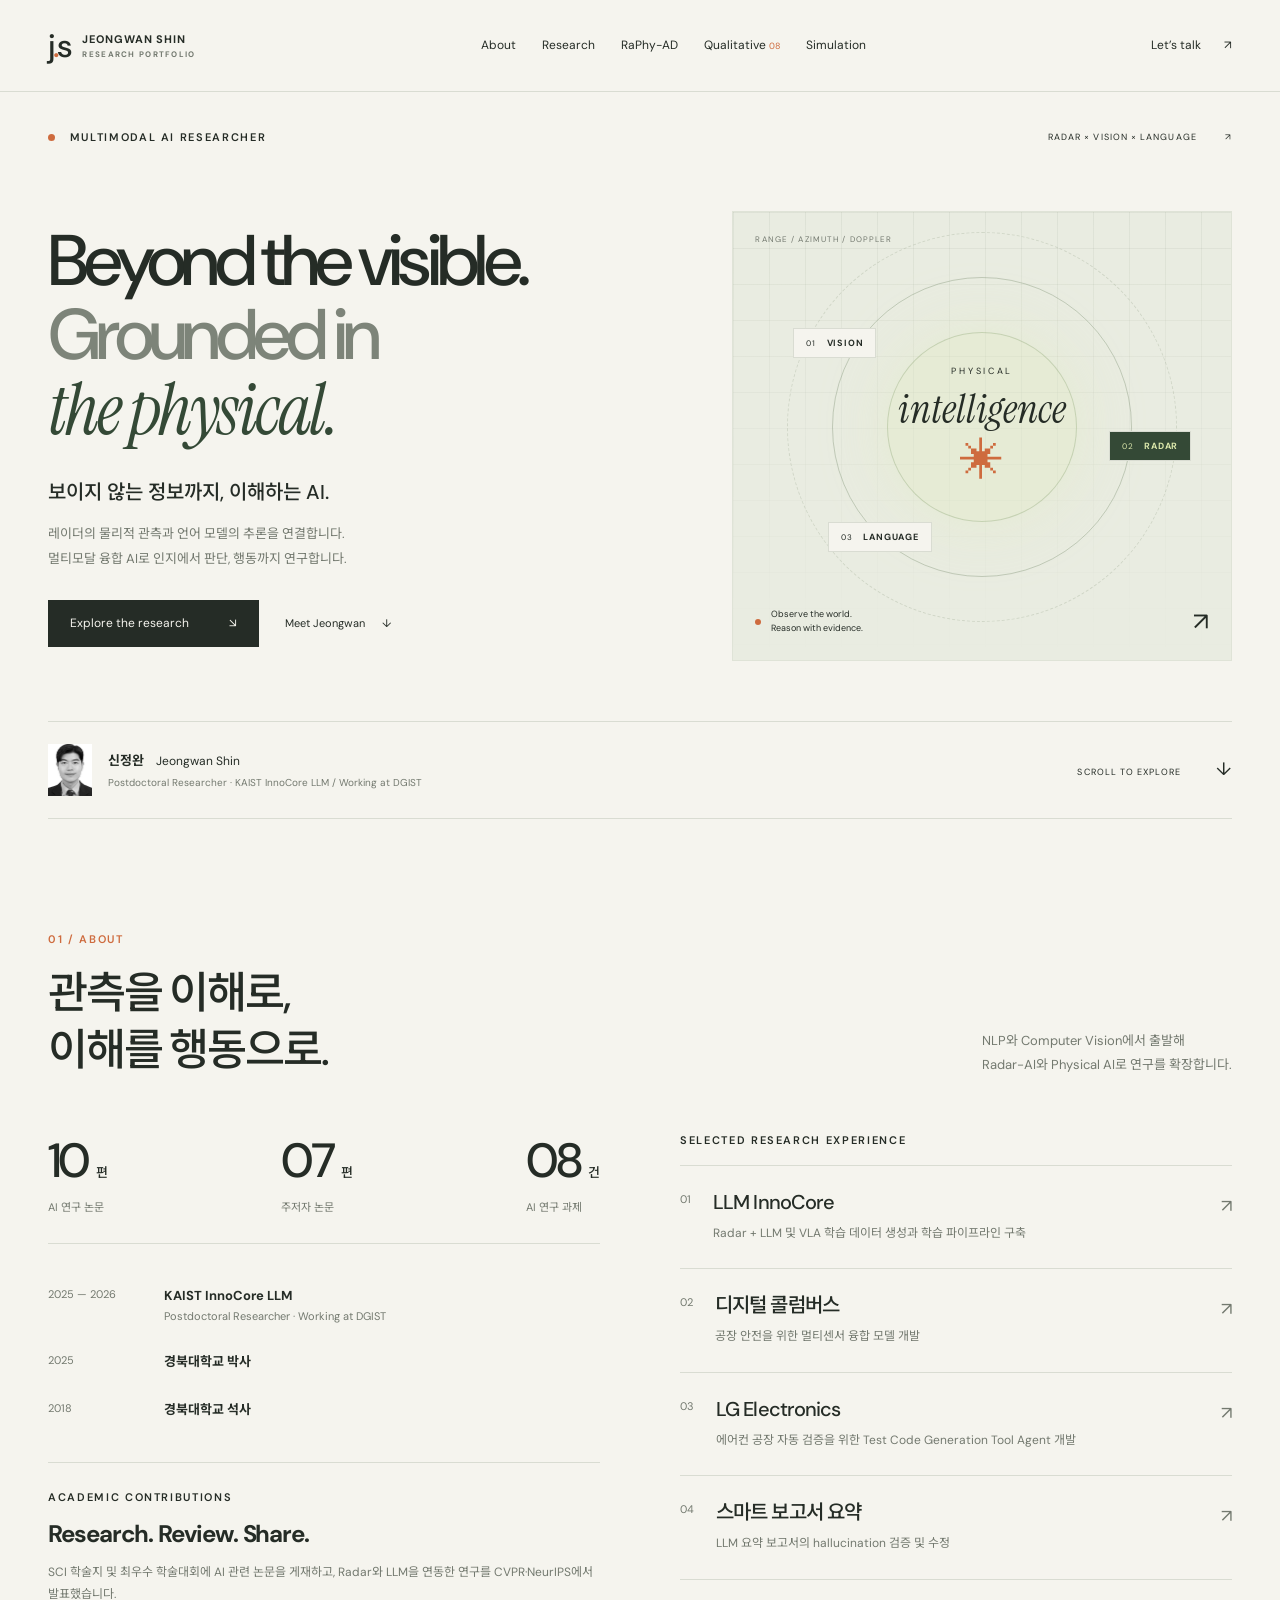
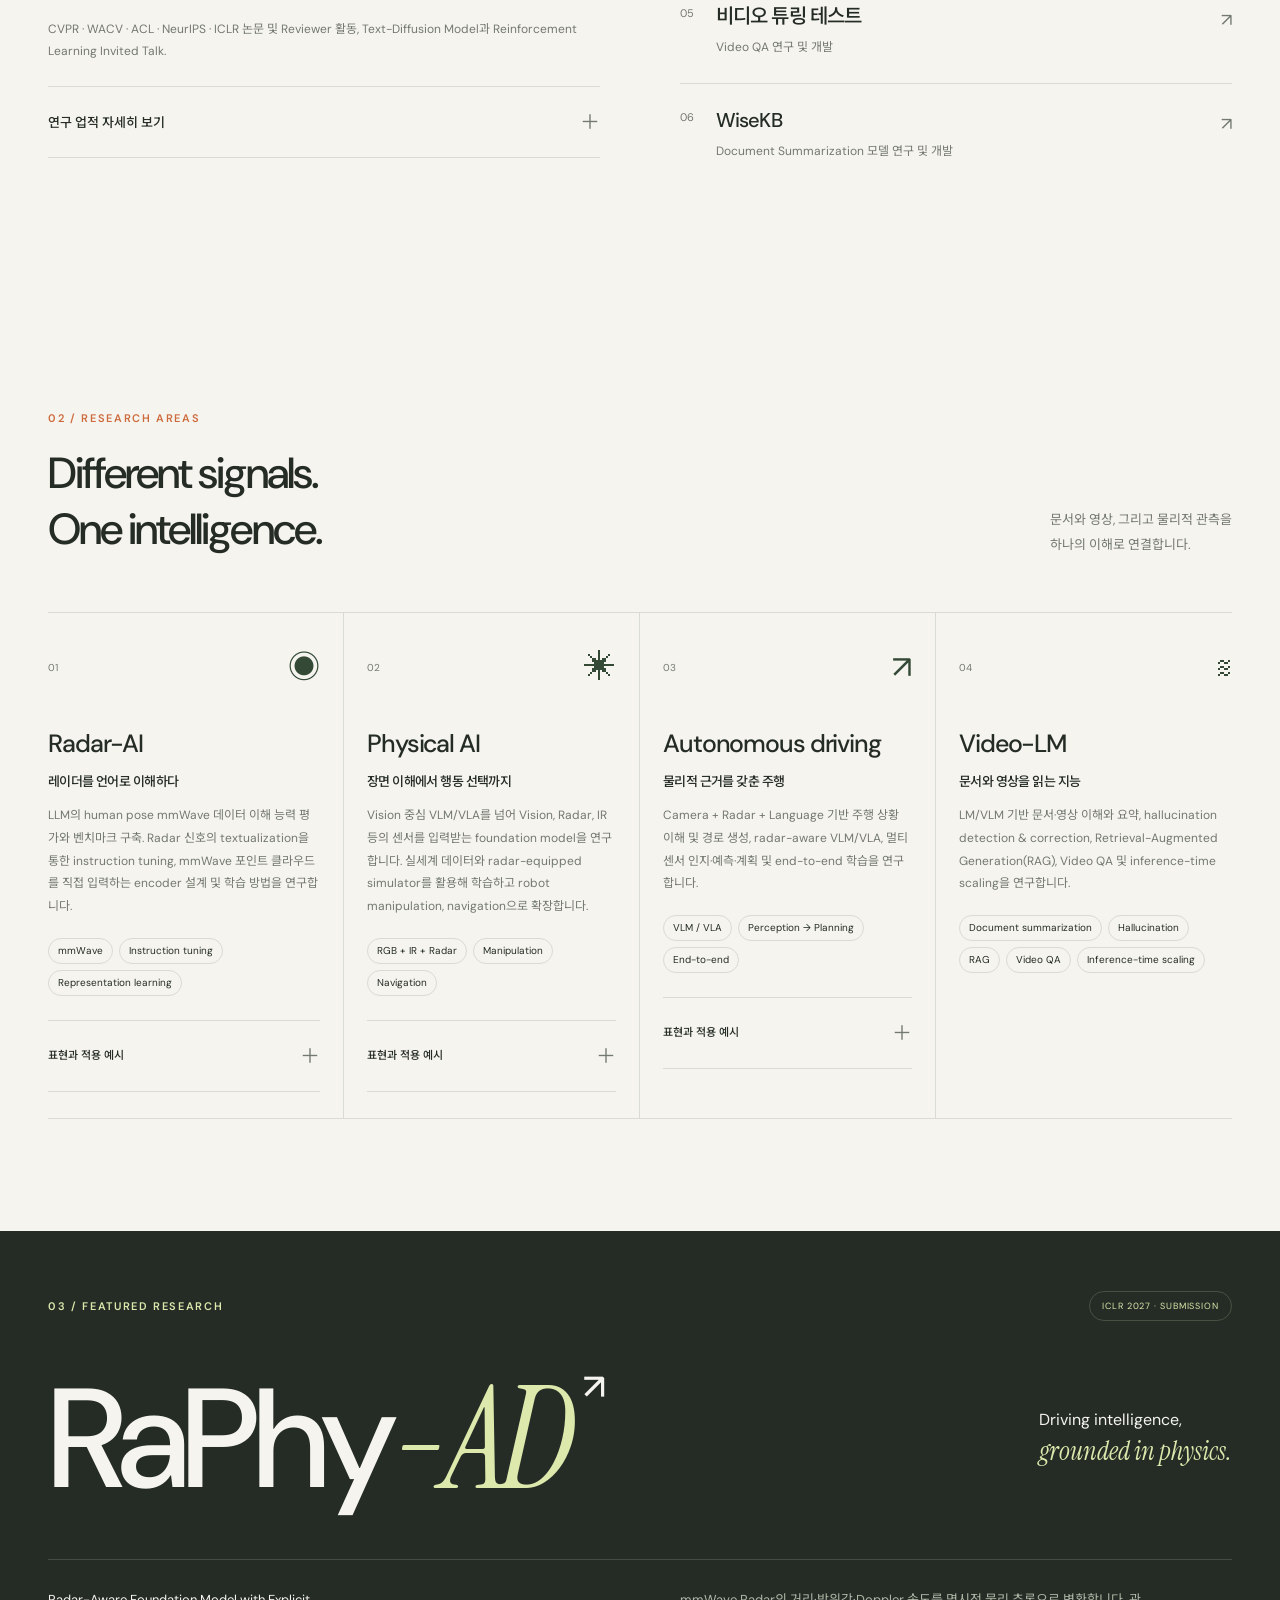
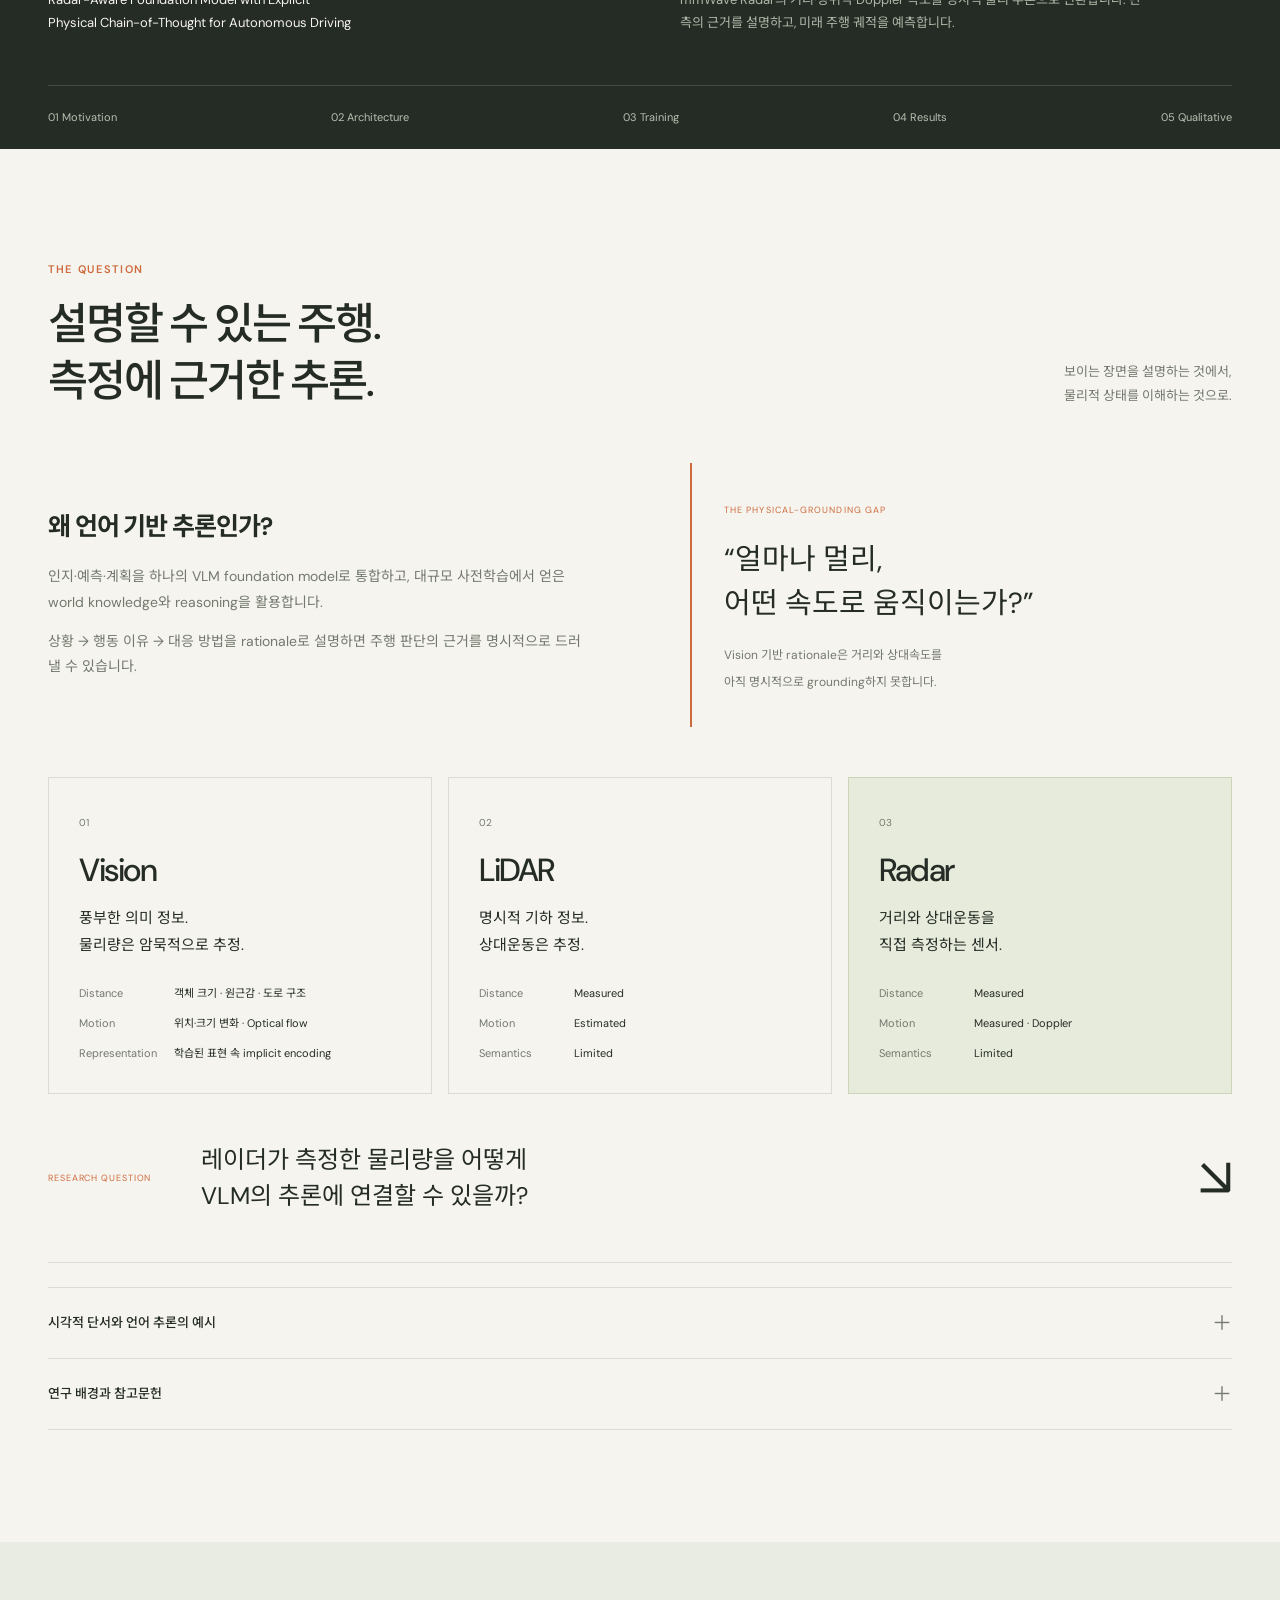
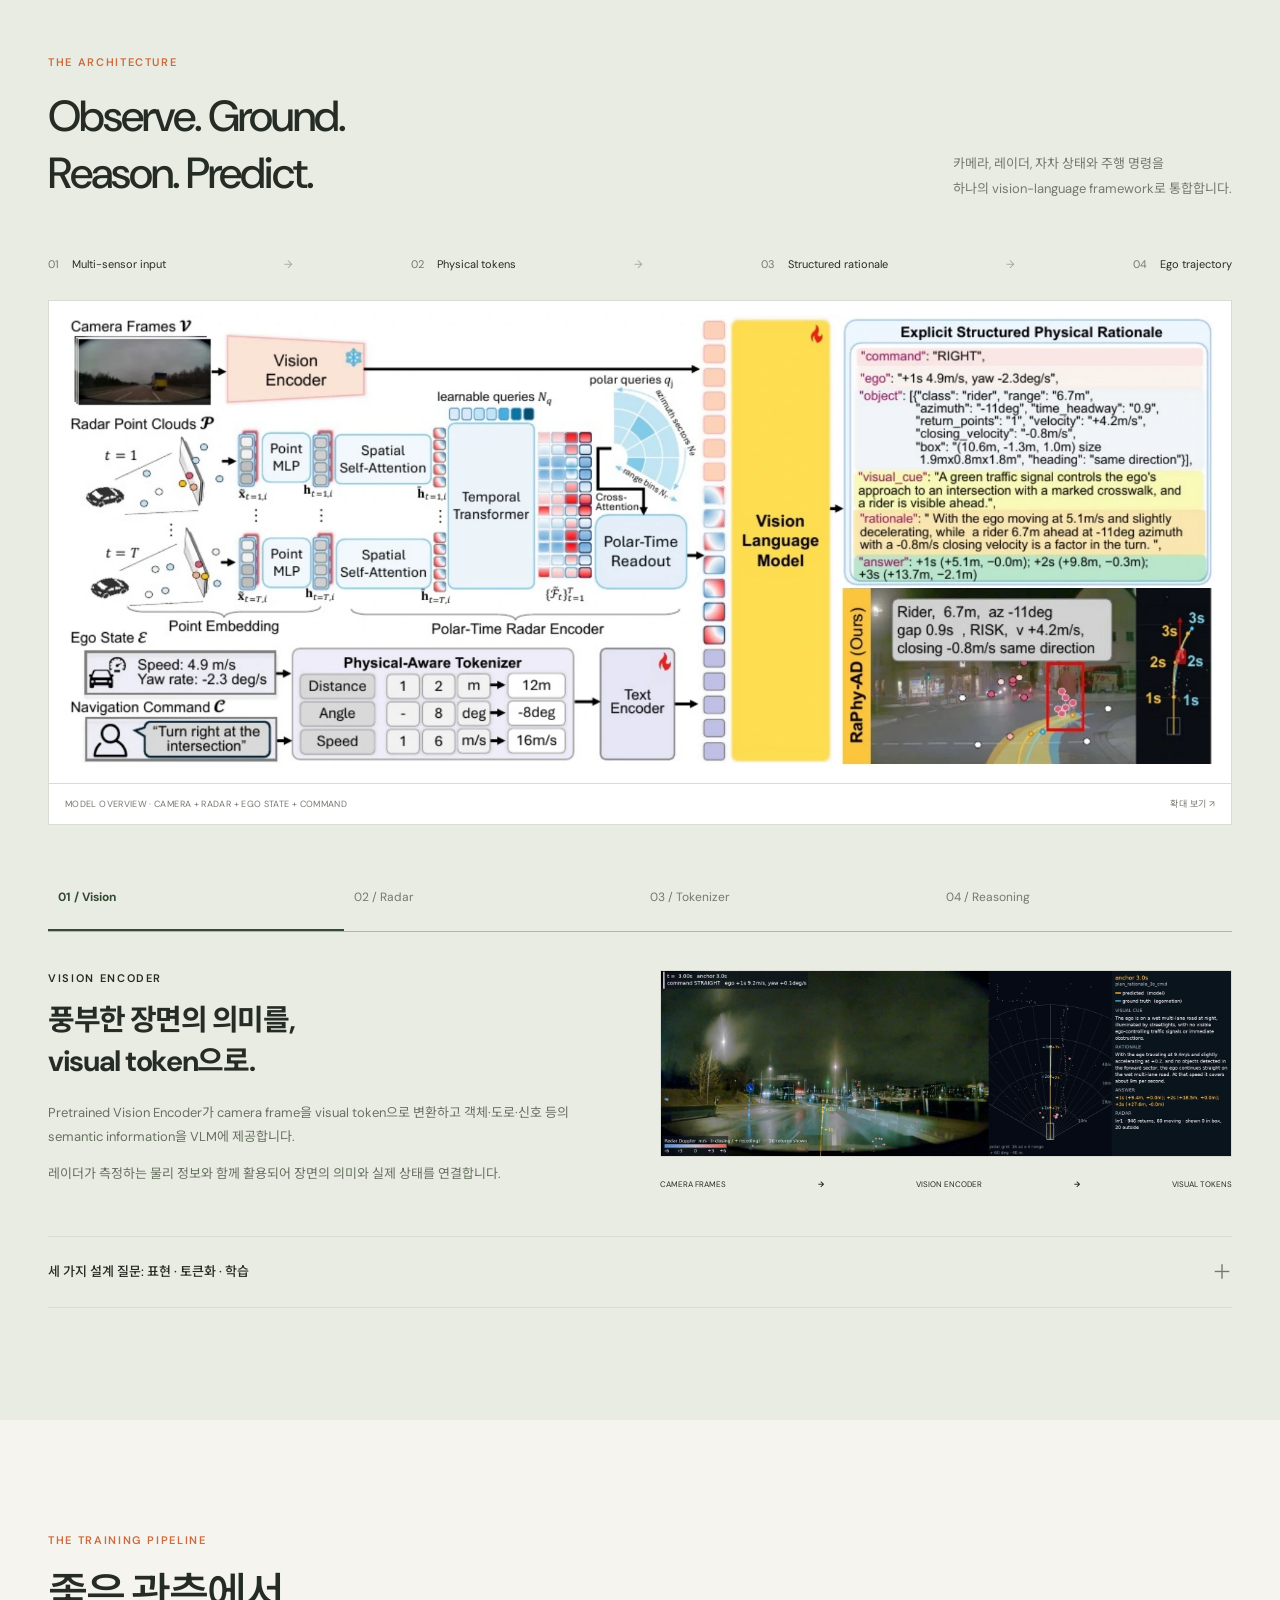
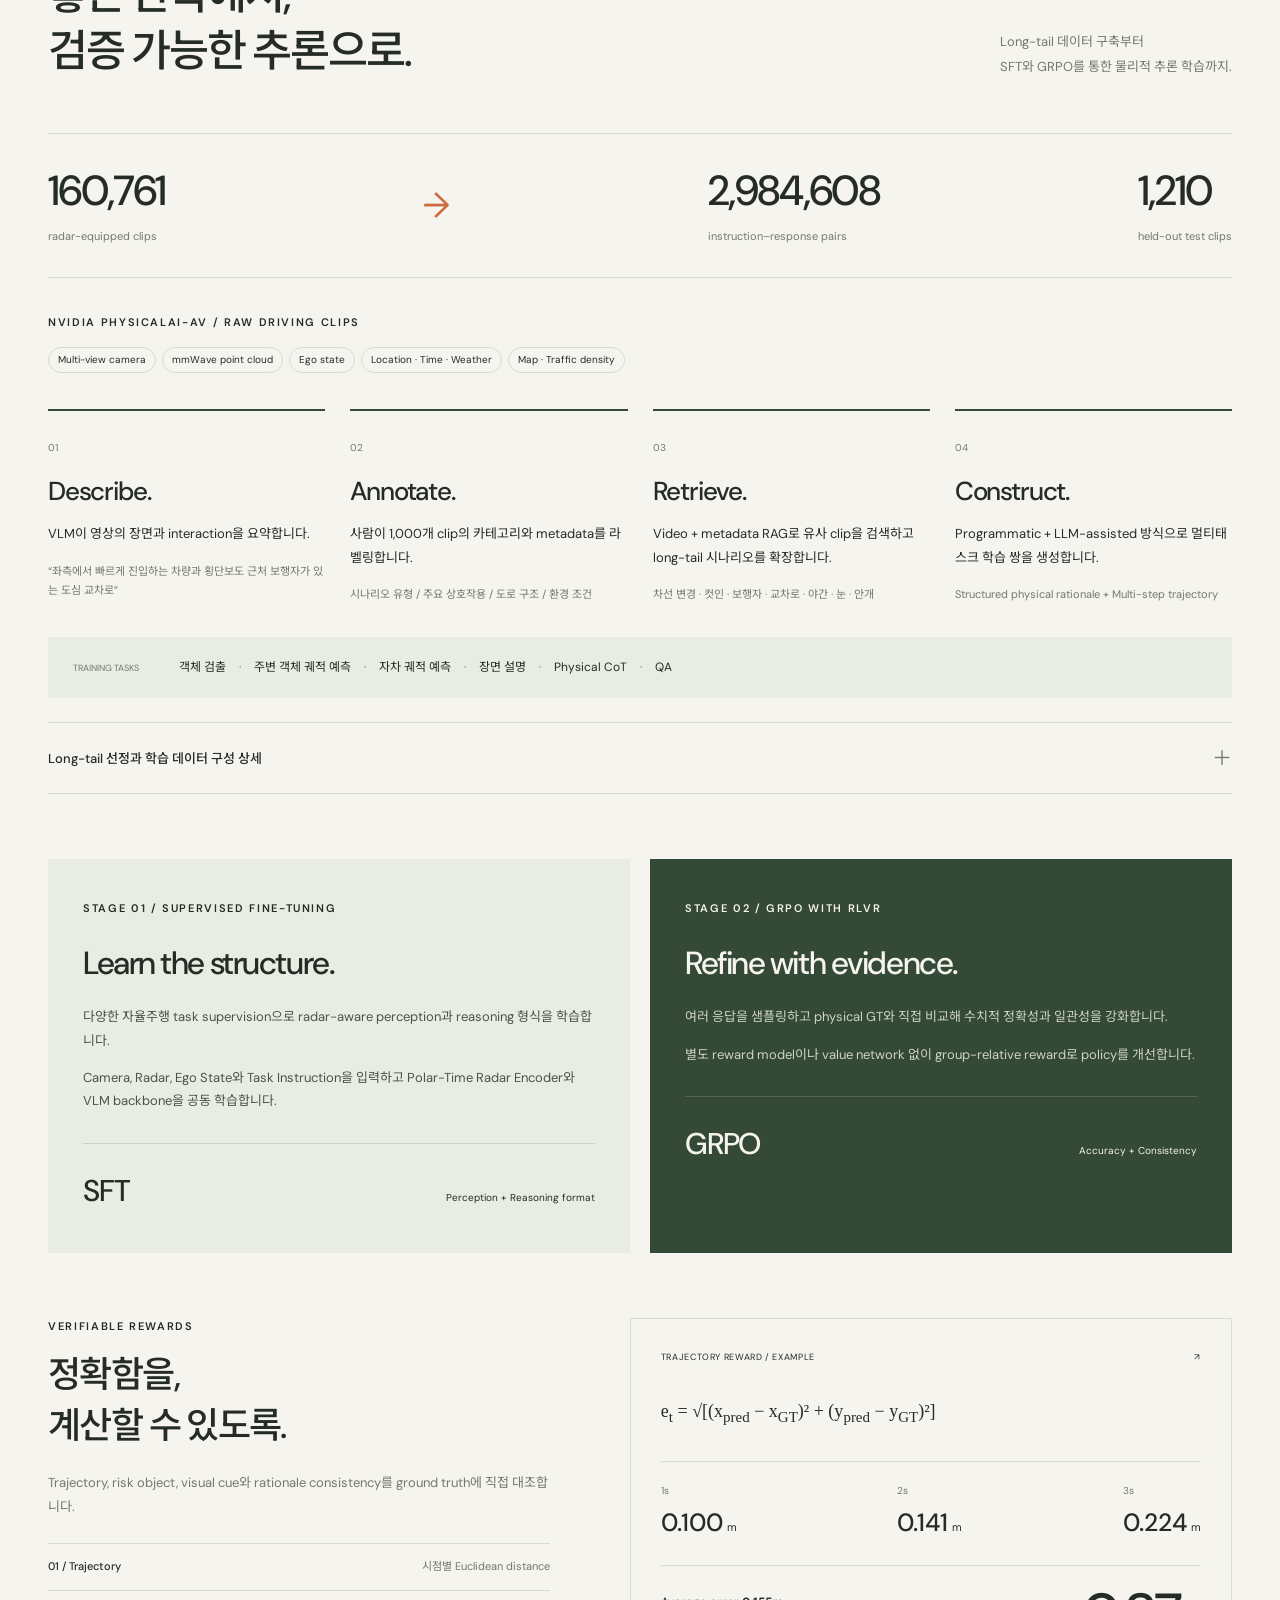
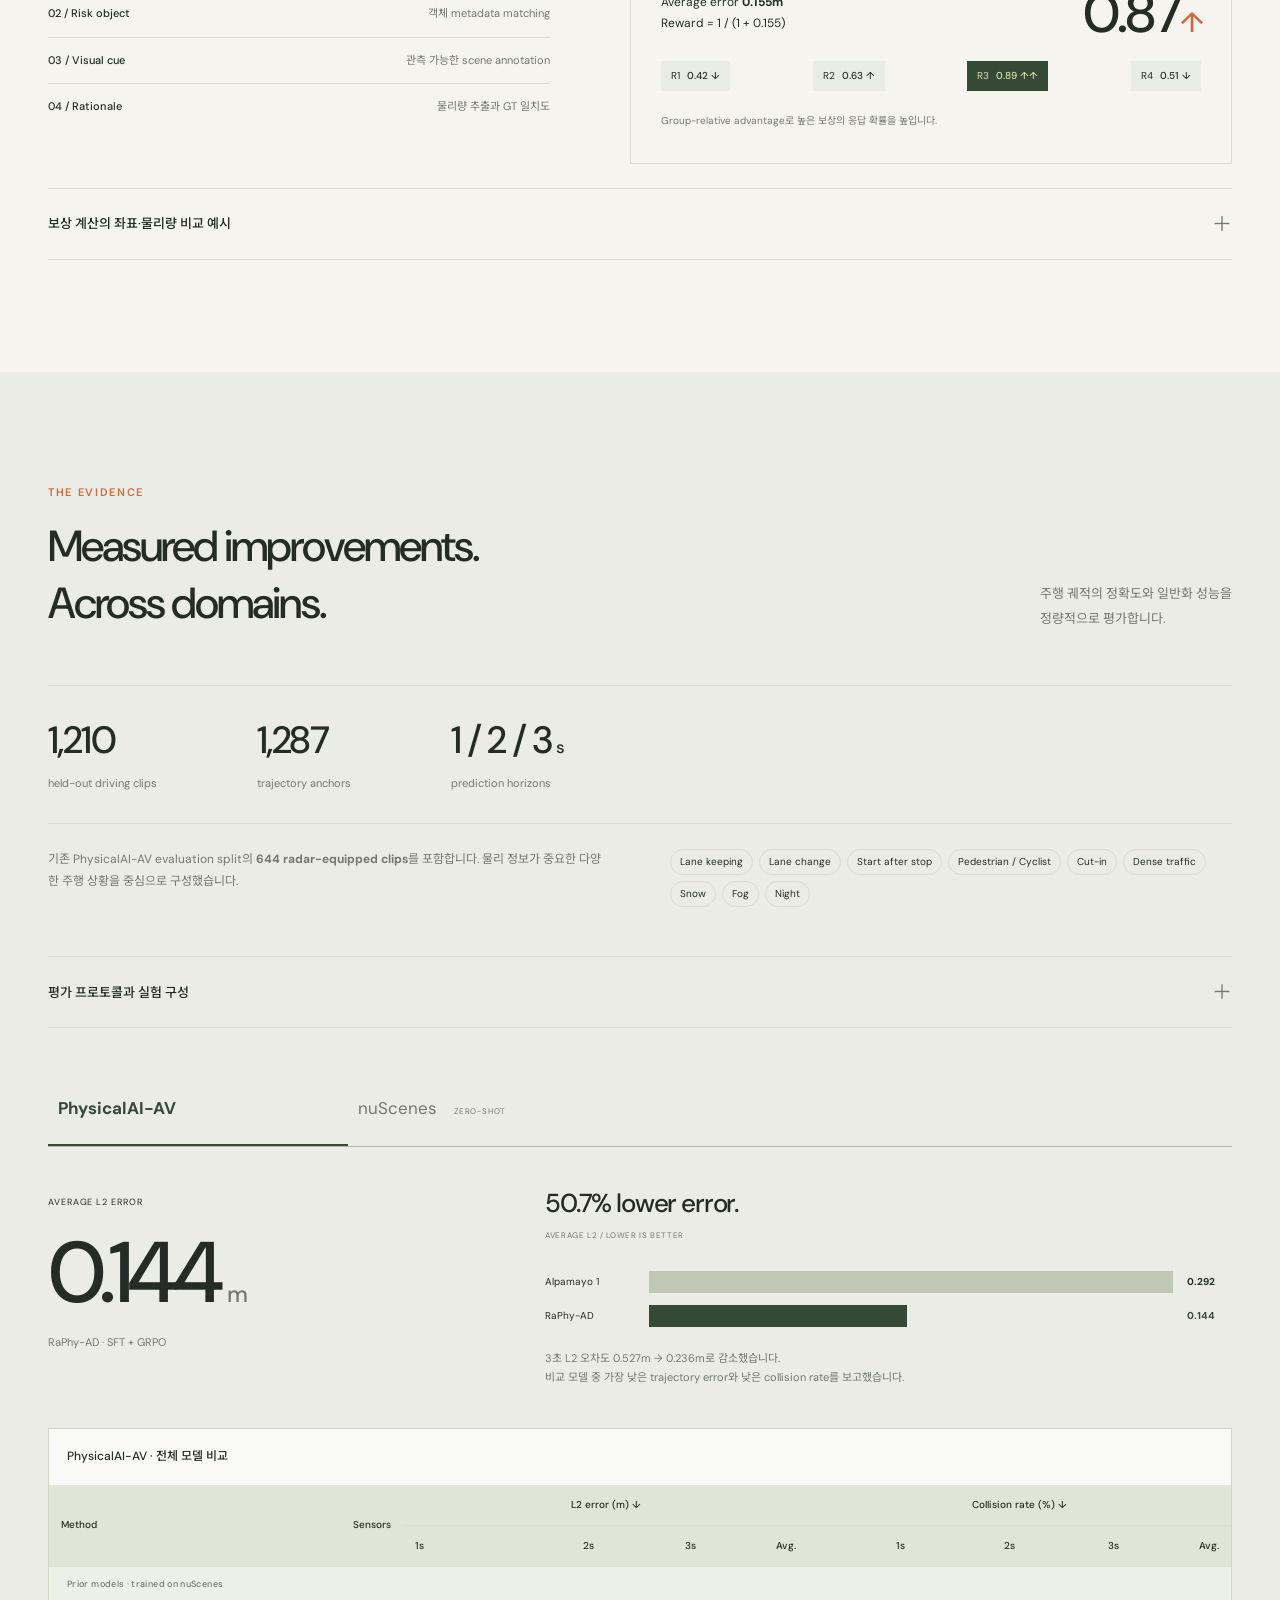
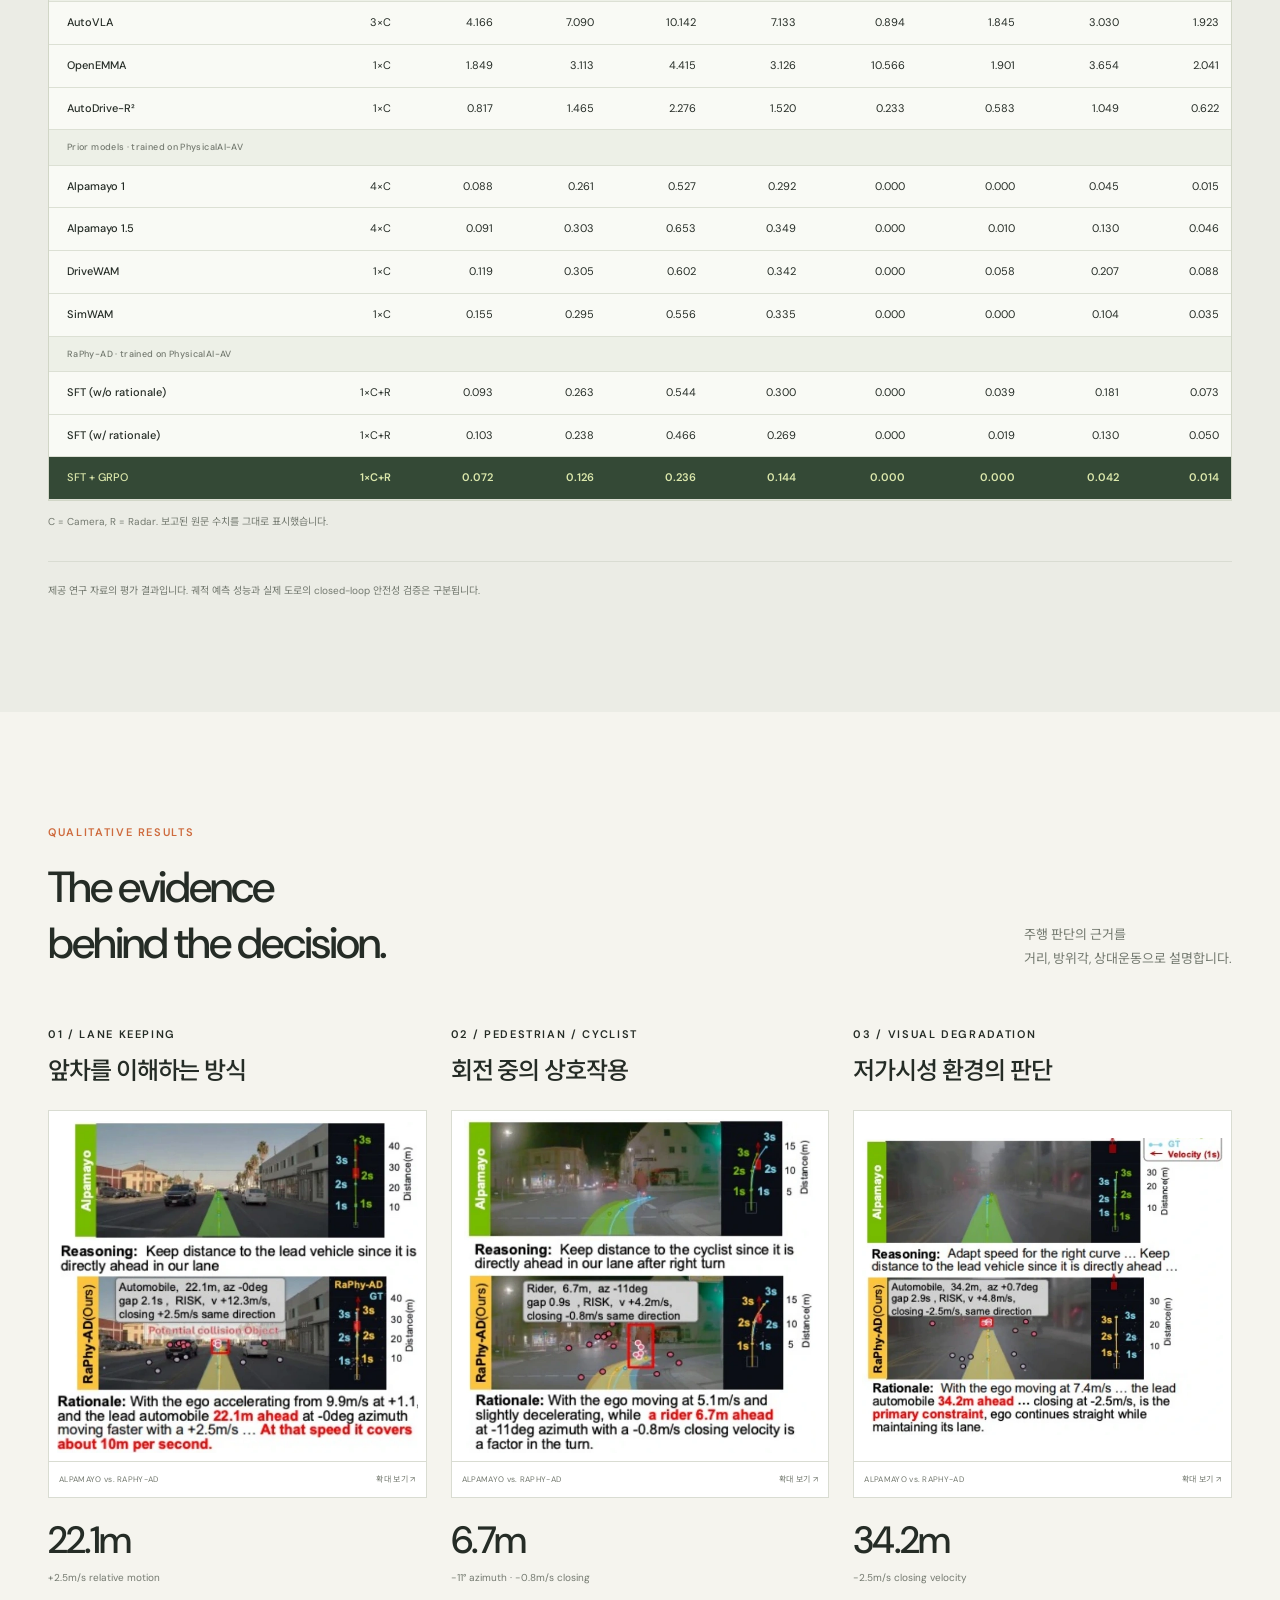
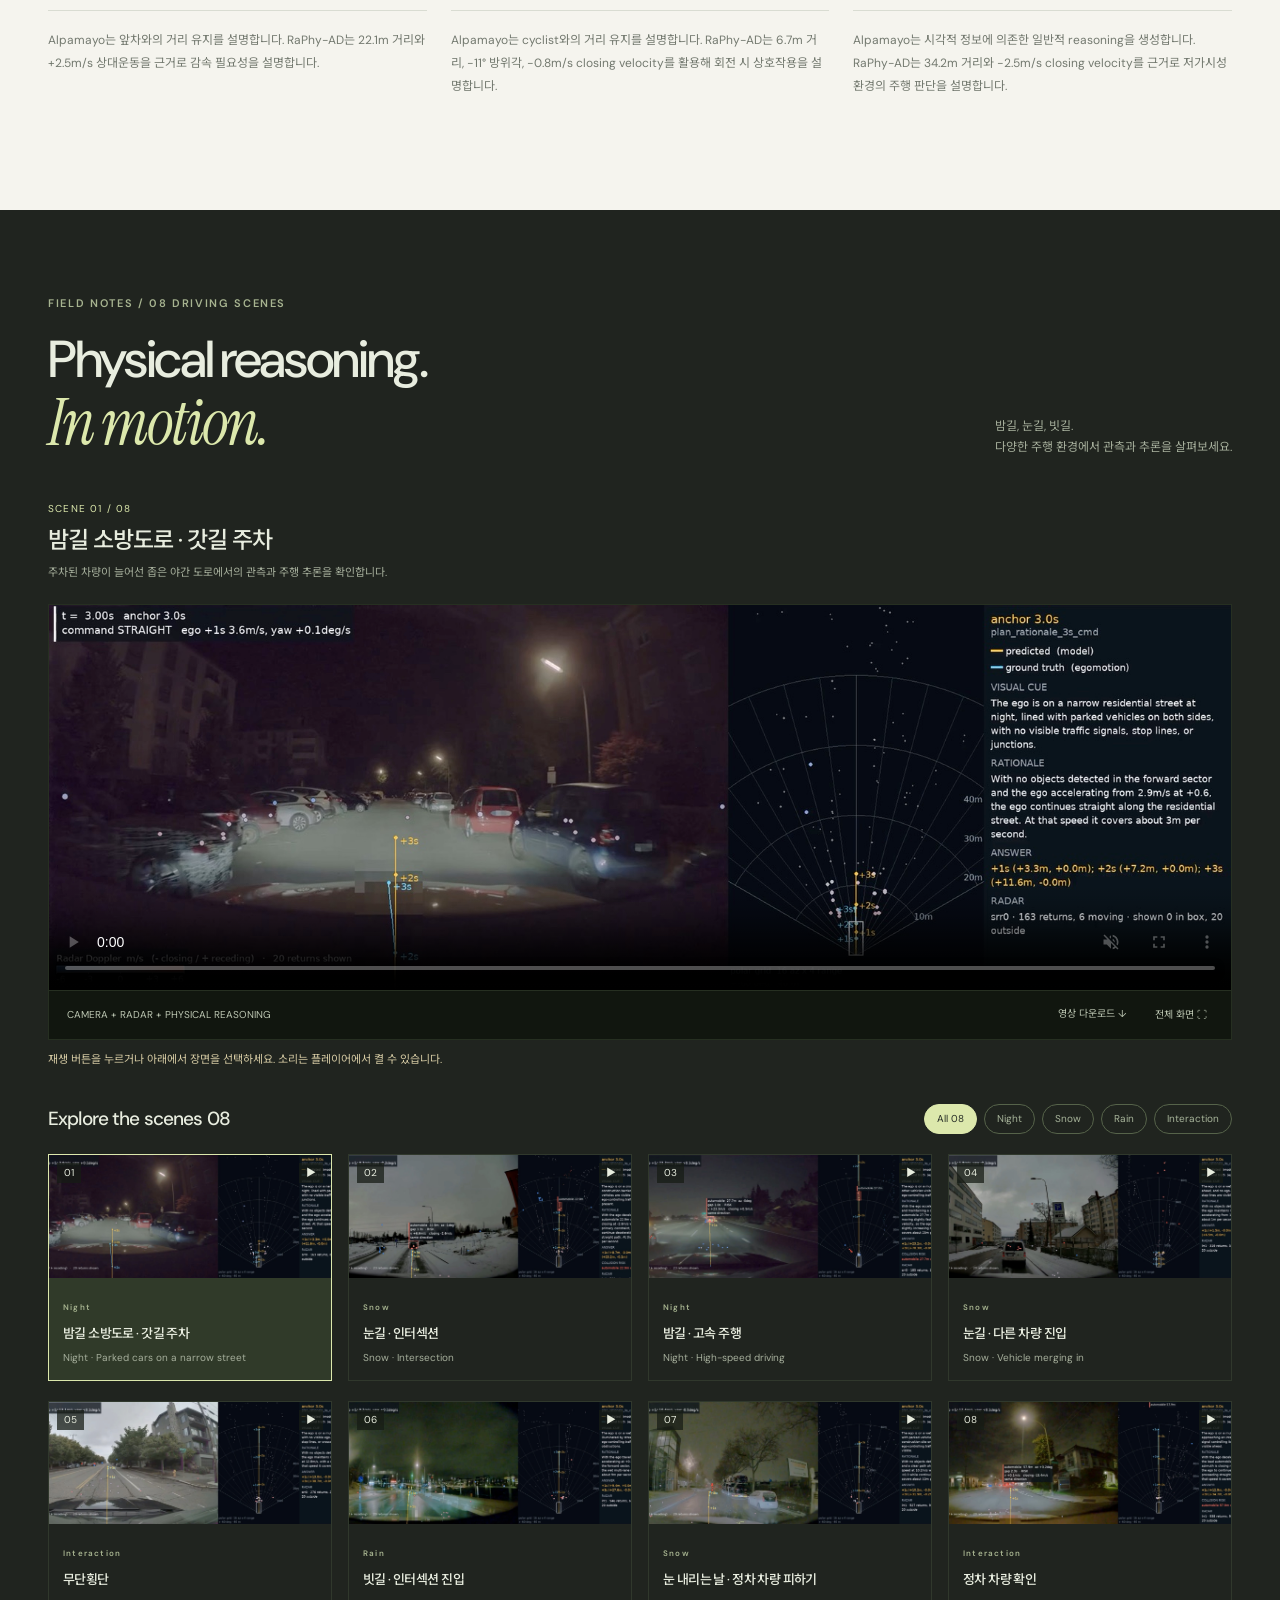
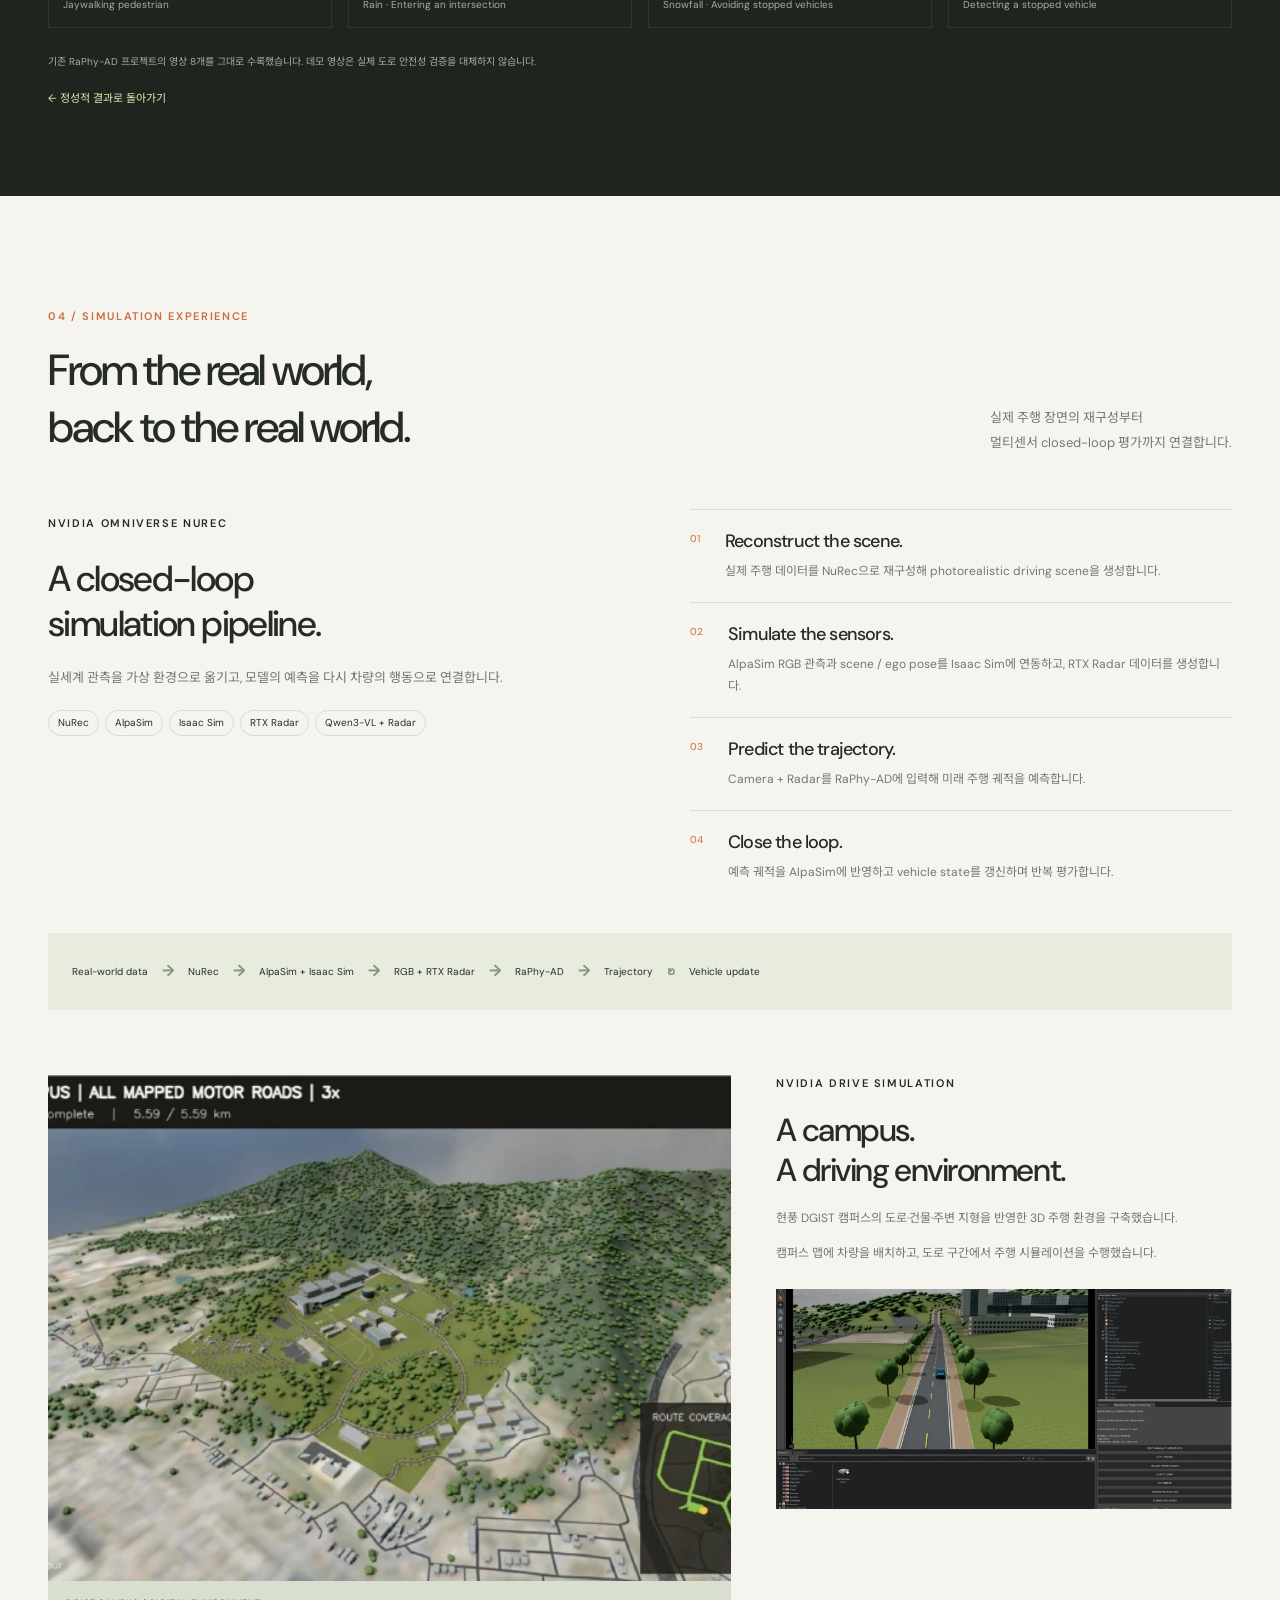
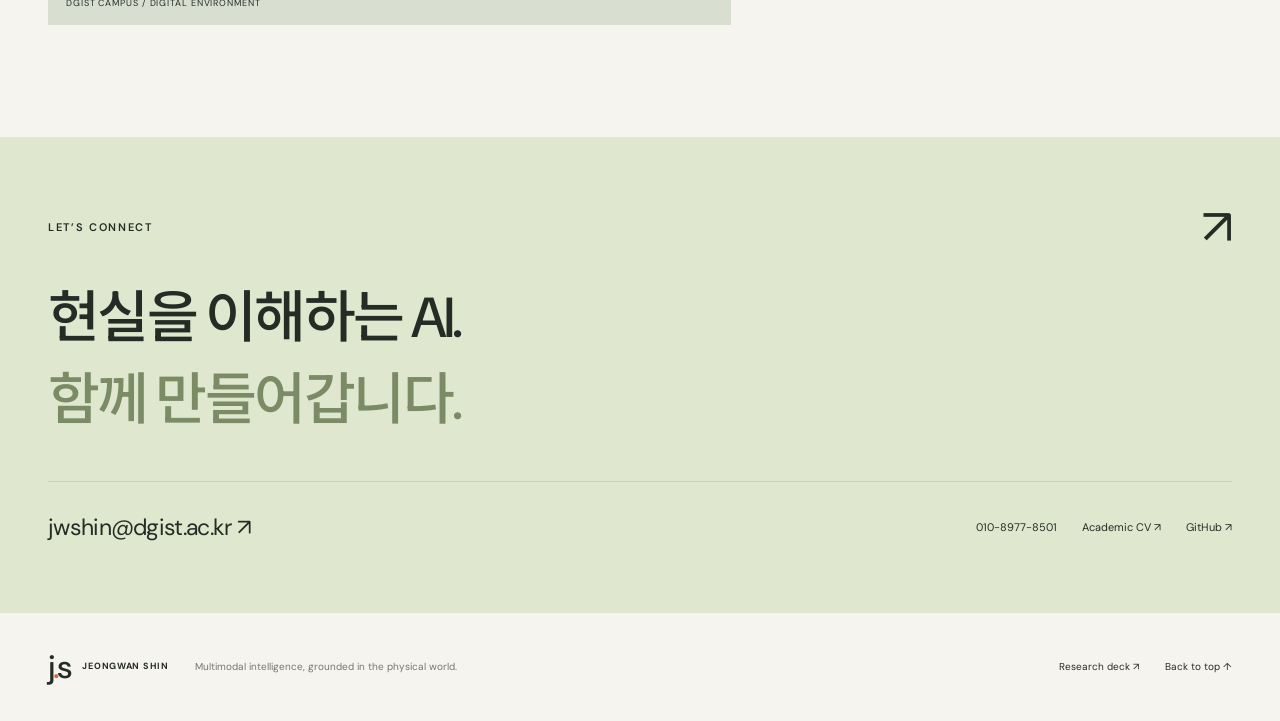
<file: index.html>
<!doctype html><html lang="ko"><head><meta charset="utf-8"><meta name="viewport" content="width=device-width,initial-scale=1"><meta name="description" content="신정완의 연구 포트폴리오. Radar-AI, Physical AI, 자율주행, Video-LM과 RaPhy-AD의 모델·학습·실험 결과."><meta name="theme-color" content="#20241f"><title>신정완 · Research Portfolio · Jeongwan Shin</title><link rel="icon" href="favicon.svg"><link rel="stylesheet" href="design.css?v=web03"></head><body><a class="skip" href="#main">본문 바로가기</a><header class="site-header"><a class="brand" href="index.html"><span class="brand-symbol">j<span>.</span>s</span><span>JEONGWAN SHIN<small>RESEARCH PORTFOLIO</small></span></a><nav aria-label="주 메뉴"><a href="index.html#about">About</a><a href="index.html#research">Research</a><a href="index.html#raphy">RaPhy-AD</a><a href="index.html#qualitative">Qualitative <small>08</small></a><a href="index.html#simulation">Simulation</a></nav><a class="header-contact" href="mailto:jwshin@dgist.ac.kr">Let’s talk <span>↗</span></a></header><main id="main"><section class="hero wrap"><div class="hero-top"><p class="eyebrow"><i class="status-dot"></i> MULTIMODAL AI RESEARCHER</p><span class="hero-index">RADAR × VISION × LANGUAGE <span>↗</span></span></div><div class="hero-grid"><div class="hero-copy"><h1>Beyond the visible.<br><span>Grounded in</span><br><em>the physical.</em></h1><p class="hero-ko">보이지 않는 정보까지, 이해하는 AI.</p><p class="hero-description">레이더의 물리적 관측과 언어 모델의 추론을 연결합니다.<br>멀티모달 융합 AI로 인지에서 판단, 행동까지 연구합니다.</p><div class="hero-actions"><a class="button primary" href="#raphy">Explore the research <span>↘</span></a><a class="quiet-link" href="#about">Meet Jeongwan <span>↓</span></a></div></div><div class="hero-art"><div class="art-grid" aria-hidden="true"></div><div class="orbit orbit-one" aria-hidden="true"></div><div class="orbit orbit-two" aria-hidden="true"></div><div class="orbit orbit-three" aria-hidden="true"></div><div class="art-coordinate">RANGE / AZIMUTH / DOPPLER</div><div class="sensor-label sensor-one">01 <b>VISION</b></div><div class="sensor-label sensor-two">02 <b>RADAR</b></div><div class="sensor-label sensor-three">03 <b>LANGUAGE</b></div><div class="art-core"><span>PHYSICAL</span><strong>intelligence<span>✳</span></strong></div><div class="art-foot"><span class="art-dot"></span><p>Observe the world.<br>Reason with evidence.</p><span>↗</span></div></div></div><div class="hero-bottom"><div class="mini-profile"><img src="portrait.webp" alt="신정완"><div><strong>신정완 <span>Jeongwan Shin</span></strong><p>Postdoctoral Researcher · KAIST InnoCore LLM / Working at DGIST</p></div></div><a href="#about" class="scroll-note">SCROLL TO EXPLORE <span>↓</span></a></div></section><section id="about" class="section wrap"><div class="section-heading"><div><p class="eyebrow">01 / ABOUT</p><h2>관측을 이해로,<br>이해를 행동으로.</h2></div><p>NLP와 Computer Vision에서 출발해<br>Radar-AI와 Physical AI로 연구를 확장합니다.</p></div><div class="profile-layout"><div class="profile-summary"><div class="stats"><div><strong>10<span>편</span></strong><p>AI 연구 논문</p></div><div><strong>07<span>편</span></strong><p>주저자 논문</p></div><div><strong>08<span>건</span></strong><p>AI 연구 과제</p></div></div><div class="career"><div><time>2025 — 2026</time><p><strong>KAIST InnoCore LLM</strong><span>Postdoctoral Researcher · Working at DGIST</span></p></div><div><time>2025</time><p><strong>경북대학교 박사</strong></p></div><div><time>2018</time><p><strong>경북대학교 석사</strong></p></div></div><div class="academic-note"><p class="eyebrow">ACADEMIC CONTRIBUTIONS</p><h3>Research. Review. Share.</h3><p>SCI 학술지 및 최우수 학술대회에 AI 관련 논문을 게재하고, Radar와 LLM을 연동한 연구를 CVPR·NeurIPS에서 발표했습니다.</p><p>CVPR · WACV · ACL · NeurIPS · ICLR 논문 및 Reviewer 활동, Text-Diffusion Model과 Reinforcement Learning Invited Talk.</p></div><details class="deep"><summary>연구 업적 자세히 보기<span>＋</span></summary><div class="deep-copy"><p>주요 연구 분야: Radar-AI, Physical-AI, Autonomous Driving, Video-LM. NLP와 CV를 포함한 다양한 AI 분야에서 연구 활동을 수행했습니다.</p><p>학술역량: AI 관련 SCI 학술지 및 최우수 학술대회 논문 10편(주저자 7편), AI 연구 과제 8건.</p><p>Radar-AI와 LLM을 연동하는 연구를 CVPR 및 NeurIPS에서 발표했습니다. 제공 자료에는 해당 연구를 “국내 유일”로 소개하고 있습니다.</p><p>CVPR, WACV, ACL, NeurIPS, ICLR 등 다양한 AI 분야의 논문 및 Reviewer 활동, Text-Diffusion Model과 Reinforcement Learning 관련 Invited Talk을 진행했습니다.</p></div></details></div><div class="project-list"><p class="eyebrow">SELECTED RESEARCH EXPERIENCE</p><article><span>01</span><div><h3>LLM InnoCore</h3><p>Radar + LLM 및 VLA 학습 데이터 생성과 학습 파이프라인 구축</p></div><span>↗</span></article><article><span>02</span><div><h3>디지털 콜럼버스</h3><p>공장 안전을 위한 멀티센서 융합 모델 개발</p></div><span>↗</span></article><article><span>03</span><div><h3>LG Electronics</h3><p>에어컨 공장 자동 검증을 위한 Test Code Generation Tool Agent 개발</p></div><span>↗</span></article><article><span>04</span><div><h3>스마트 보고서 요약</h3><p>LLM 요약 보고서의 hallucination 검증 및 수정</p></div><span>↗</span></article><article><span>05</span><div><h3>비디오 튜링 테스트</h3><p>Video QA 연구 및 개발</p></div><span>↗</span></article><article><span>06</span><div><h3>WiseKB</h3><p>Document Summarization 모델 연구 및 개발</p></div><span>↗</span></article></div></div></section><section id="research" class="section wrap"><div class="section-heading"><div><p class="eyebrow">02 / RESEARCH AREAS</p><h2>Different signals.<br>One intelligence.</h2></div><p>문서와 영상, 그리고 물리적 관측을<br>하나의 이해로 연결합니다.</p></div><div class="research-grid"><article><div class="research-top"><span>01</span><span class="research-icon">◉</span></div><h3>Radar-AI</h3><h4>레이더를 언어로 이해하다</h4><p>LLM의 human pose mmWave 데이터 이해 능력 평가와 벤치마크 구축. Radar 신호의 textualization을 통한 instruction tuning, mmWave 포인트 클라우드를 직접 입력하는 encoder 설계 및 학습 방법을 연구합니다.</p><div class="pills"><span class="pill">mmWave</span><span class="pill">Instruction tuning</span><span class="pill">Representation learning</span></div><details class="deep"><summary>표현과 적용 예시<span>＋</span></summary><div class="deep-copy"><p>Radar 표현 예시: point cloud → textualization → LLM, 또는 point cloud → Radar Encoder → LLM. 보행 방향이나 오른팔을 이용한 single hand lateral raise 등의 동작을 언어로 설명합니다.</p></div></details></article><article><div class="research-top"><span>02</span><span class="research-icon">✳</span></div><h3>Physical AI</h3><h4>장면 이해에서 행동 선택까지</h4><p>Vision 중심 VLM/VLA를 넘어 Vision, Radar, IR 등의 센서를 입력받는 foundation model을 연구합니다. 실세계 데이터와 radar-equipped simulator를 활용해 학습하고 robot manipulation, navigation으로 확장합니다.</p><div class="pills"><span class="pill">RGB + IR + Radar</span><span class="pill">Manipulation</span><span class="pill">Navigation</span></div><details class="deep"><summary>표현과 적용 예시<span>＋</span></summary><div class="deep-copy"><p>Physical-AI 흐름: RGB Camera + IR Camera + Radar → Multi-sensor VLM/VLA → Scene Understanding(scene graph, reasoning) → Action Execution(manipulation / navigation).</p></div></details></article><article><div class="research-top"><span>03</span><span class="research-icon">↗</span></div><h3>Autonomous driving</h3><h4>물리적 근거를 갖춘 주행</h4><p>Camera + Radar + Language 기반 주행 상황 이해 및 경로 생성, radar-aware VLM/VLA, 멀티센서 인지·예측·계획 및 end-to-end 학습을 연구합니다.</p><div class="pills"><span class="pill">VLM / VLA</span><span class="pill">Perception → Planning</span><span class="pill">End-to-end</span></div><details class="deep"><summary>표현과 적용 예시<span>＋</span></summary><div class="deep-copy"><p>주행 rationale 예시: 자차 속도 5.1m/s와 감속 상태, 6.7m 전방의 rider, −11deg 방위각, −0.8m/s 상대운동 등의 물리량을 함께 설명합니다.</p></div></details></article><article><div class="research-top"><span>04</span><span class="research-icon">≋</span></div><h3>Video-LM</h3><h4>문서와 영상을 읽는 지능</h4><p>LM/VLM 기반 문서·영상 이해와 요약, hallucination detection &amp; correction, Retrieval-Augmented Generation(RAG), Video QA 및 inference-time scaling을 연구합니다.</p><div class="pills"><span class="pill">Document summarization</span><span class="pill">Hallucination</span><span class="pill">RAG</span><span class="pill">Video QA</span><span class="pill">Inference-time scaling</span></div></article></div></section><section id="raphy" class="research-cover"><div class="wrap"><div class="cover-top"><p class="eyebrow">03 / FEATURED RESEARCH</p><span class="outline-badge">ICLR 2027 · SUBMISSION</span></div><div class="cover-title"><h2>RaPhy<span>-AD</span><sup>↗</sup></h2><p>Driving intelligence,<br><em>grounded in physics.</em></p></div><div class="cover-bottom"><p>Radar-Aware Foundation Model with Explicit<br>Physical Chain-of-Thought for Autonomous Driving</p><p>mmWave Radar의 거리·방위각·Doppler 속도를 명시적 물리 추론으로 변환합니다. 관측의 근거를 설명하고, 미래 주행 궤적을 예측합니다.</p></div><div class="chapter-links"><a href="#motivation">01 Motivation</a><a href="#method">02 Architecture</a><a href="#training">03 Training</a><a href="#results">04 Results</a><a href="#qualitative">05 Qualitative</a></div></div></section><section id="motivation" class="section wrap"><div class="section-heading"><div><p class="eyebrow">THE QUESTION</p><h2>설명할 수 있는 주행.<br>측정에 근거한 추론.</h2></div><p>보이는 장면을 설명하는 것에서,<br>물리적 상태를 이해하는 것으로.</p></div><div class="editorial"><div><h3>왜 언어 기반 추론인가?</h3><p>인지·예측·계획을 하나의 VLM foundation model로 통합하고, 대규모 사전학습에서 얻은 world knowledge와 reasoning을 활용합니다.</p><p>상황 → 행동 이유 → 대응 방법을 rationale로 설명하면 주행 판단의 근거를 명시적으로 드러낼 수 있습니다.</p></div><div class="question-block"><span>THE PHYSICAL-GROUNDING GAP</span><p>“얼마나 멀리,<br>어떤 속도로 움직이는가?”</p><small>Vision 기반 rationale은 거리와 상대속도를<br>아직 명시적으로 grounding하지 못합니다.</small></div></div><div class="sensor-comparison"><article><span class="sensor-number">01</span><h3>Vision</h3><p>풍부한 의미 정보.<br>물리량은 암묵적으로 추정.</p><dl><dt>Distance</dt><dd>객체 크기 · 원근감 · 도로 구조</dd><dt>Motion</dt><dd>위치·크기 변화 · Optical flow</dd><dt>Representation</dt><dd>학습된 표현 속 implicit encoding</dd></dl></article><article><span class="sensor-number">02</span><h3>LiDAR</h3><p>명시적 기하 정보.<br>상대운동은 추정.</p><dl><dt>Distance</dt><dd>Measured</dd><dt>Motion</dt><dd>Estimated</dd><dt>Semantics</dt><dd>Limited</dd></dl></article><article class="highlight"><span class="sensor-number">03</span><h3>Radar</h3><p>거리와 상대운동을<br>직접 측정하는 센서.</p><dl><dt>Distance</dt><dd>Measured</dd><dt>Motion</dt><dd>Measured · Doppler</dd><dt>Semantics</dt><dd>Limited</dd></dl></article></div><div class="takeaway"><span>RESEARCH QUESTION</span><p>레이더가 측정한 물리량을 어떻게<br>VLM의 추론에 연결할 수 있을까?</p><span class="arrow-large">↘</span></div><details class="deep"><summary>시각적 단서와 언어 추론의 예시<span>＋</span></summary><div class="deep-copy"><p>Distance: 객체 크기, 원근감, 도로 구조 등의 visual cues를 기반으로 거리를 암묵적으로 추정합니다.</p><p>Relative Motion: 프레임 간 위치·크기 변화와 optical flow를 기반으로 상대운동을 암묵적으로 추정합니다.</p><p>Object size, perspective, displacement, optical flow는 학습된 표현에 암묵적으로 인코딩되고 거리·상대운동·충돌 위험 추정으로 연결됩니다.</p><p>Vision Language Model은 관측 영상에서 rationale과 ego-trajectory를 생성합니다. 예: “The vehicle on the left is approaching our lane.”, “Maintain a safe distance from the lead vehicle while proceeding in the current lane.”</p></div></details><details class="deep"><summary>연구 배경과 참고문헌<span>＋</span></summary><div class="deep-copy"><p>자율주행 아키텍처의 발전: VLM foundation model은 인지·예측·계획을 하나의 모델로 통합하고 범용 사전학습 지식을 활용합니다.</p><p>World Knowledge &amp; Reasoning: 대규모 웹 데이터에서 학습한 지식과 추론 능력으로 복잡한 주행 상황을 이해합니다.</p><p>Explainable Driving Reasoning: 궤적 예측을 넘어 상황 → 행동 이유 → 대응 방법을 rationale로 설명하고 주행 판단의 근거를 드러냅니다.</p><p>남은 문제: Vision 기반 rationale은 거리와 상대속도 같은 물리량을 아직 명시적으로 grounding하지 못합니다.</p><p>참고문헌 [1] Foundation Models for Trajectory Planning in Autonomous Driving: A Review of Progress and Open Challenges (TMLR 2026).</p><p>참고문헌 [2] UniAD: Planning-oriented Autonomous Driving (CVPR 2023).</p><p>참고문헌 [3] Alpamayo 1: Bridging Reasoning and Action Prediction for Generalizable Autonomous Driving in the Long Tail (arXiv 2025).</p></div></details></section><section id="method" class="method-zone"><div class="wrap section"><div class="section-heading"><div><p class="eyebrow">THE ARCHITECTURE</p><h2>Observe. Ground.<br>Reason. Predict.</h2></div><p>카메라, 레이더, 자차 상태와 주행 명령을<br>하나의 vision-language framework로 통합합니다.</p></div><div class="method-steps"><span><b>01</b> Multi-sensor input</span><i>→</i><span><b>02</b> Physical tokens</span><i>→</i><span><b>03</b> Structured rationale</span><i>→</i><span><b>04</b> Ego trajectory</span></div><figure class="research-figure"><button data-figure="model-architecture.webp" data-caption="RaPhy-AD 전체 아키텍처" aria-label="RaPhy-AD 전체 아키텍처 확대"><img src="model-architecture.webp" alt="RaPhy-AD 전체 아키텍처" loading="lazy"></button><figcaption><span>MODEL OVERVIEW · CAMERA + RADAR + EGO STATE + COMMAND</span><span>확대 보기 ↗</span></figcaption></figure><div class="method-tabs" role="tablist" aria-label="모델 구성요소"><button id="tab-vision" role="tab" aria-selected="true" aria-controls="panel-vision" data-panel="vision">01 / Vision</button><button id="tab-radar" role="tab" aria-selected="false" aria-controls="panel-radar" tabindex="-1" data-panel="radar">02 / Radar</button><button id="tab-token" role="tab" aria-selected="false" aria-controls="panel-token" tabindex="-1" data-panel="token">03 / Tokenizer</button><button id="tab-reason" role="tab" aria-selected="false" aria-controls="panel-reason" tabindex="-1" data-panel="reason">04 / Reasoning</button></div><div class="method-panel" id="panel-vision" role="tabpanel" aria-labelledby="tab-vision"><div><p class="eyebrow">VISION ENCODER</p><h3>풍부한 장면의 의미를,<br>visual token으로.</h3><p>Pretrained Vision Encoder가 camera frame을 visual token으로 변환하고 객체·도로·신호 등의 semantic information을 VLM에 제공합니다.</p><p>레이더가 측정하는 물리 정보와 함께 활용되어 장면의 의미와 실제 상태를 연결합니다.</p></div><div class="vision-demo"><img src="scene-06.jpg" alt="카메라 및 레이더 관측을 포함한 빗길 교차로 장면" loading="lazy"><div><span>CAMERA FRAMES</span><b>→</b><span>VISION ENCODER</span><b>→</b><span>VISUAL TOKENS</span></div></div></div><div class="method-panel" id="panel-radar" role="tabpanel" aria-labelledby="tab-radar" hidden><div><p class="eyebrow">POLAR-TIME RADAR ENCODER</p><h3>레이더 고유의<br>공간과 시간을 보존하다.</h3><p>각 radar point의 거리·방위각·Doppler 등 물리 정보를 point embedding으로 표현합니다.</p><p>Spatial self-attention으로 프레임 내 객체 관계를 학습합니다.</p><p>Temporal Transformer와 Polar-Time Readout으로 시간적 변화와 polar 구조를 통합하여 VLM 입력용 radar token을 생성합니다.</p><p>거리(range), 방위각(azimuth), Doppler와 시간 정보를 VLM-compatible token으로 변환합니다. Polar queries의 azimuth sectors와 range bins로 물리적 구조를 유지합니다.</p></div><div><figure class="research-figure"><button data-figure="radar-encoder.webp" data-caption="Point embedding부터 Polar-Time Readout까지 레이더 처리 과정" aria-label="Point embedding부터 Polar-Time Readout까지 레이더 처리 과정 확대"><img src="radar-encoder.webp" alt="Point embedding부터 Polar-Time Readout까지 레이더 처리 과정" loading="lazy"></button><figcaption><span>SPATIAL × TEMPORAL × POLAR</span><span>확대 보기 ↗</span></figcaption></figure></div></div><div class="method-panel" id="panel-token" role="tabpanel" aria-labelledby="tab-token" hidden><div><p class="eyebrow">PHYSICAL-AWARE TOKENIZER</p><h3>숫자에 단위를,<br>토큰에 물리적 의미를.</h3><p>거리·각도·속도 같은 물리량을 수치와 단위가 결합된 하나의 token으로 표현해 physical semantics를 보존합니다.</p><p>Ego state와 navigation command를 VLM이 안정적으로 해석할 수 있는 text representation으로 변환합니다.</p><p>수치 자체를 하나로 표현하는 atomic numeric tokens와, 수치·단위를 함께 묶는 unit-integrated physical tokens를 사용합니다.</p></div><div class="token-demo"><span class="eyebrow">STANDARD TOKENIZATION</span><div class="tokens split"><span>−</span><span>1</span><span>.</span><span>6</span><span>deg</span></div><div class="token-arrow">↓ <span>ATOMIC + UNIT-INTEGRATED</span></div><div class="tokens unified"><span>−1.6deg</span></div><div class="token-groups"><div><label>DISTANCE</label><span>11m</span><span>12m</span><span>13m</span></div><div><label>ANGLE</label><span>−8deg</span><span>12deg</span></div><div><label>SPEED</label><span>12m/s</span><span>16m/s</span></div></div></div><div class="panel-wide"><details class="deep"><summary>토큰 공간의 설계와 입력 예시<span>＋</span></summary><div class="deep-copy"><p>입력 예시: Ego speed 4.9m/s, yaw rate −2.3deg/s, navigation command “Turn right at the intersection”. 거리 12m, 각도 −8deg, 속도 16m/s를 물리량 단위의 토큰으로 표현합니다.</p><p>기존 Token Space(Standard, Qwen tokenizer): 숫자와 단위가 독립된 개별 토큰으로 처리됩니다. 물리적·의미적 연결 고리가 부족하고 토큰이 규칙성 없이 흩어집니다.</p><p>기존 표현의 한계: 숫자가 거리인지 속도인지 구별하고, 수치의 크기 및 연속성(예: 10과 12), 물리량 간 관계를 공간적 위치로 학습하기 어렵습니다.</p><p>Physical-Aware Tokenizer: “10m”처럼 숫자와 단위를 하나의 unified token으로 정의하고 m, deg, m/s 등 물리적 속성별로 군집을 형성합니다.</p><p>수치적·공간적 연속성: 각 물리량 그룹 내부에서 토큰을 수치 크기 순서대로 정렬합니다. 토큰 공간의 위치와 거리로 실제 물리량 차이와 수치 간 상관관계를 연속적으로 이해하도록 구성합니다.</p></div></details></div></div><div class="method-panel" id="panel-reason" role="tabpanel" aria-labelledby="tab-reason" hidden><div><p class="eyebrow">EXPLICIT STRUCTURED PHYSICAL RATIONALE</p><h3>예측에 앞서,<br>그 근거를 생성하다.</h3><p>주행 명령, ego state, 객체별 거리·방위각·상대속도, visual cue를 structured rationale로 명시적으로 생성합니다.</p><p>물리적 근거를 바탕으로 driving rationale을 구성한 뒤 이를 통해 최종 trajectory를 예측합니다. 연구 도식 도식에 실제 구조화된 출력 예시를 포함했습니다.</p><p>Command → Ego State → Object Physical States → Visual Cue → Driving Rationale → Trajectory의 순서로 해석 가능한 출력을 구성합니다.</p></div><div class="rationale"><div><span>COMMAND</span><b>Turn right at the intersection.</b></div><div><span>EGO STATE</span><p>Speed <b>4.9m/s</b> · Yaw <b>−2.3deg/s</b></p></div><div><span>RISK OBJECT</span><p>Rider · <b>6.7m</b> ahead · Azimuth <b>−11deg</b><br>Time headway 0.9s · Velocity +4.2m/s<br>Closing velocity <b>−0.8m/s</b></p></div><div><span>RATIONALE</span><p>With the ego moving at 5.1m/s and slightly decelerating, a rider 6.7m ahead at −11deg azimuth with a −0.8m/s closing velocity is a factor in the turn.</p></div><div><span>TRAJECTORY</span><p>1s (5.1, −0.0) → 2s (9.8, −0.3) → 3s (13.7, −2.1)</p></div></div></div><details class="deep"><summary>세 가지 설계 질문: 표현 · 토큰화 · 학습<span>＋</span></summary><div class="deep-copy"><p>Radar Encoder: point cloud의 거리(range), 방위각(azimuth), Doppler, temporal 정보를 유지하며 VLM-compatible token으로 변환합니다. 시간과 azimuth sectors, range bins로 구성되는 물리적 구조를 보존합니다.</p><p>Physical-Aware Tokenizer: 일반 tokenizer는 수치를 여러 토큰으로 분할하고 단위 결합을 충분히 반영하지 못합니다. Atomic numeric tokens와 unit-integrated physical tokens로 수치 및 수치·단위 결합을 하나의 토큰으로 표현합니다.</p><p>원본 예시: 일반 tokenizer의 분할된 “−1.6deg” 표현과 하나의 atomic + unit token인 “−1.6deg”를 비교합니다.</p><p>물리 기반 reasoning 학습: Radar와 Vision에서 physical rationale을 생성하고 객체 검출, 주변 객체·자차 궤적 예측, 장면 설명, Physical CoT, QA 데이터를 구성합니다.</p><p>SFT는 radar-aware perception과 physical reasoning에 적응하고 tokenizer 및 radar를 학습합니다. 이후 GRPO with RLVR은 생성 응답 그룹의 검증 가능한 보상으로 물리량과 궤적 예측을 정교화하며 별도 value network 없이 추론을 개선합니다.</p></div></details></div></section><section id="training" class="section wrap"><div class="section-heading"><div><p class="eyebrow">THE TRAINING PIPELINE</p><h2>좋은 관측에서,<br>검증 가능한 추론으로.</h2></div><p>Long-tail 데이터 구축부터<br>SFT와 GRPO를 통한 물리적 추론 학습까지.</p></div><div class="corpus-strip"><div><strong>160,761</strong><span>radar-equipped clips</span></div><span class="corpus-arrow">→</span><div><strong>2,984,608</strong><span>instruction–response pairs</span></div><div><strong>1,210</strong><span>held-out test clips</span></div></div><div class="data-source"><span class="eyebrow">NVIDIA PHYSICALAI-AV / RAW DRIVING CLIPS</span><div class="pills"><span class="pill">Multi-view camera</span><span class="pill">mmWave point cloud</span><span class="pill">Ego state</span><span class="pill">Location · Time · Weather</span><span class="pill">Map · Traffic density</span></div></div><div class="data-steps"><article><span>01</span><h3>Describe.</h3><p>VLM이 영상의 장면과 interaction을 요약합니다.</p><small>“좌측에서 빠르게 진입하는 차량과 횡단보도 근처 보행자가 있는 도심 교차로”</small></article><article><span>02</span><h3>Annotate.</h3><p>사람이 1,000개 clip의 카테고리와 metadata를 라벨링합니다.</p><small>시나리오 유형 / 주요 상호작용 / 도로 구조 / 환경 조건</small></article><article><span>03</span><h3>Retrieve.</h3><p>Video + metadata RAG로 유사 clip을 검색하고 long-tail 시나리오를 확장합니다.</p><small>차선 변경 · 컷인 · 보행자 · 교차로 · 야간 · 눈 · 안개</small></article><article><span>04</span><h3>Construct.</h3><p>Programmatic + LLM-assisted 방식으로 멀티태스크 학습 쌍을 생성합니다.</p><small>Structured physical rationale + Multi-step trajectory</small></article></div><div class="task-line"><span>TRAINING TASKS</span><div>객체 검출 <i>·</i> 주변 객체 궤적 예측 <i>·</i> 자차 궤적 예측 <i>·</i> 장면 설명 <i>·</i> Physical CoT <i>·</i> QA</div></div><details class="deep"><summary>Long-tail 선정과 학습 데이터 구성 상세<span>＋</span></summary><div class="deep-copy"><p>Raw driving clip pool: NVIDIA PhysicalAI-AV의 radar-equipped clips 160,761개. Multi-view camera(video), mmWave radar(point cloud), ego state, location·time·weather·map·traffic density 등 metadata를 활용합니다.</p><p>1.A Description Generation: VLM이 video clip의 장면과 상호작용을 요약합니다. 예시로, 좌측에서 빠르게 진입하는 차량과 횡단보도 근처 보행자가 있는 도심 교차로를 설명합니다.</p><p>1.B Human Annotation: 사람이 1,000개 clip의 category와 metadata를 직접 라벨링합니다. 시나리오 유형(차선 변경·컷인), 주요 상호작용(lead vehicle·crossing), 도로 구조(crosswalk·stop line), 환경 조건(night·fog·rain)을 포함합니다.</p><p>1.C Video + Metadata RAG: 영상과 metadata 기반으로 유사 clip을 검색·확장합니다. Lane change, pedestrian/cyclist, intersection, cut-in, dense traffic, parking lot, night/fog/snow를 포함한 long-tail 시나리오를 선별합니다.</p><p>2.A SFT Training Data: 선정한 clip을 programmatic + LLM-assisted 방식으로 객체 검출, 주변 객체·자차 궤적 예측, 장면 설명, Physical CoT, QA의 multimodal instruction-response 쌍으로 변환합니다.</p><p>2.B Explicit Structured Physical Rationale: Command → Ego State → Object Physical States(position, velocity, size, heading) → Visual Cues(lane, traffic light) → Driving Rationale(CoT, safety, rules) → Multi-step Trajectory로 구성합니다.</p><p>Training corpus: 160,761 radar-equipped clips / 2,984,608 multimodal instruction-response pairs. 1,210개 held-out test clips는 별도로 보존합니다.</p></div></details><div class="training-stages"><article><span class="eyebrow">STAGE 01 / SUPERVISED FINE-TUNING</span><h3>Learn the structure.</h3><p>다양한 자율주행 task supervision으로 radar-aware perception과 reasoning 형식을 학습합니다.</p><p>Camera, Radar, Ego State와 Task Instruction을 입력하고 Polar-Time Radar Encoder와 VLM backbone을 공동 학습합니다.</p><div class="stage-bottom"><b>SFT</b><span>Perception + Reasoning format</span></div></article><article><span class="eyebrow">STAGE 02 / GRPO WITH RLVR</span><h3>Refine with evidence.</h3><p>여러 응답을 샘플링하고 physical GT와 직접 비교해 수치적 정확성과 일관성을 강화합니다.</p><p>별도 reward model이나 value network 없이 group-relative reward로 policy를 개선합니다.</p><div class="stage-bottom"><b>GRPO</b><span>Accuracy + Consistency</span></div></article></div><div class="reward-layout"><div><p class="eyebrow">VERIFIABLE REWARDS</p><h3>정확함을,<br>계산할 수 있도록.</h3><p>Trajectory, risk object, visual cue와 rationale consistency를 ground truth에 직접 대조합니다.</p><div class="reward-list"><div><b>01 / Trajectory</b><span>시점별 Euclidean distance</span></div><div><b>02 / Risk object</b><span>객체 metadata matching</span></div><div><b>03 / Visual cue</b><span>관측 가능한 scene annotation</span></div><div><b>04 / Rationale</b><span>물리량 추출과 GT 일치도</span></div></div></div><div class="reward-math"><div class="math-label"><span>TRAJECTORY REWARD / EXAMPLE</span><span>↗</span></div><div class="formula">e<sub>t</sub> = √[(x<sub>pred</sub> − x<sub>GT</sub>)² + (y<sub>pred</sub> − y<sub>GT</sub>)²]</div><div class="error-steps"><div><span>1s</span><b>0.100<small>m</small></b></div><div><span>2s</span><b>0.141<small>m</small></b></div><div><span>3s</span><b>0.224<small>m</small></b></div></div><div class="reward-equation"><p>Average error <b>0.155m</b><br>Reward = 1 / (1 + 0.155)</p><strong>0.87<span>↑</span></strong></div><div class="response-scores"><span>R1 <b>0.42 ↓</b></span><span>R2 <b>0.63 ↑</b></span><span class="best">R3 <b>0.89 ↑↑</b></span><span>R4 <b>0.51 ↓</b></span></div><small>Group-relative advantage로 높은 보상의 응답 확률을 높입니다.</small></div></div><details class="deep"><summary>보상 계산의 좌표·물리량 비교 예시<span>＋</span></summary><div class="deep-copy"><p>각 scene에서 여러 response를 샘플링하고 trajectory, risk object, visual cue, rationale consistency를 GT와 직접 비교해 verifiable reward를 계산합니다.</p><p>Trajectory Comparison: 1초·2초·3초의 예측 좌표 (5.1, 0.0), (9.8, −0.3), (13.7, −2.1)와 GT 좌표 (5.0, 0.0), (9.7, −0.2), (13.5, −2.0)의 Euclidean distance를 비교합니다.</p><p>시점별 오차 eₜ = √((x_pred − x_GT)² + (y_pred − y_GT)²). 예시 오차는 0.100m, 0.141m, 0.224m이고 평균은 약 0.155m입니다. Trajectory reward = 1 / (1 + 0.155) ≈ 0.87.</p><p>Risk Object: 예측 객체와 GT 객체의 metadata를 matching합니다. Visual Cue: 직접 관측 가능한 scene cue를 GT annotation과 비교합니다. 예: 예측과 GT의 “A green traffic”.</p><p>Driving Rationale: physical quantity를 추출해 GT와 비교합니다. 예측 “5.1m/s”, “−11deg”, “−0.8m/s”와 GT “5.3m/s”, “−10deg”, “−0.8m/s”의 일치도를 검증합니다.</p><p>GRPO는 group-relative advantage를 사용해 high-reward response 확률을 높이고 low-reward response는 낮춥니다. 도식의 예시는 Response 1: 0.42 ↓, Response 2: 0.63 ↑, Response 3: 0.89 ↑↑, Response 4: 0.51 ↓입니다.</p></div></details></section><section id="results" class="results-zone"><div class="wrap section"><div class="section-heading"><div><p class="eyebrow">THE EVIDENCE</p><h2>Measured improvements.<br>Across domains.</h2></div><p>주행 궤적의 정확도와 일반화 성능을<br>정량적으로 평가합니다.</p></div><div class="evaluation-strip"><div><strong>1,210</strong><span>held-out driving clips</span></div><div><strong>1,287</strong><span>trajectory anchors</span></div><div><strong>1 / 2 / 3<span>s</span></strong><span>prediction horizons</span></div></div><div class="evaluation-context"><p>기존 PhysicalAI-AV evaluation split의 <b>644 radar-equipped clips</b>를 포함합니다. 물리 정보가 중요한 다양한 주행 상황을 중심으로 구성했습니다.</p><div class="scenario-tags"><span class="pill">Lane keeping</span><span class="pill">Lane change</span><span class="pill">Start after stop</span><span class="pill">Pedestrian / Cyclist</span><span class="pill">Cut-in</span><span class="pill">Dense traffic</span><span class="pill">Snow</span><span class="pill">Fog</span><span class="pill">Night</span></div></div><details class="deep"><summary>평가 프로토콜과 실험 구성<span>＋</span></summary><div class="deep-copy"><p>Test set: 1,210 held-out driving clips / 1,287 trajectory anchors. Physical information이 중요한 다양하고 어려운 주행 시나리오를 중심으로 구성하며 기존 PhysicalAI-AV evaluation split의 644 radar-equipped clips를 포함합니다.</p><p>Ego Behavior: Lane Keeping, Lane Change, Start After Stop.</p><p>Interaction: Pedestrian / Cyclist, Cut-in, Dense Traffic. Adverse Environment: Snow, Fog, Night.</p><p>Prediction Horizon: 1s / 2s / 3s. Metrics: L2 Error ↓ / Collision Rate ↓.</p><p>Experiments: Main VLM/VLA Comparison, Zero-shot on nuScenes, Scenario Evaluation, Radar Ablation, Component Ablation, Rationale Analysis.</p></div></details><div class="result-tabs" role="tablist" aria-label="평가 데이터셋"><button role="tab" id="dataset-physical" aria-selected="true" aria-controls="result-physical" data-result="physical">PhysicalAI-AV</button><button role="tab" id="dataset-nuscenes" aria-selected="false" aria-controls="result-nuscenes" tabindex="-1" data-result="nuscenes">nuScenes <span>ZERO-SHOT</span></button></div><div id="result-physical" role="tabpanel" aria-labelledby="dataset-physical"><div class="result-story"><div class="result-number"><span>AVERAGE L2 ERROR</span><strong>0.144<small>m</small></strong><p>RaPhy-AD · SFT + GRPO</p></div><div class="result-chart"><div class="chart-top"><h3>50.7% lower error.</h3><span>AVERAGE L2 / LOWER IS BETTER</span></div><div class="bar-row"><label>Alpamayo 1</label><div><i style="width:100%"></i></div><b>0.292</b></div><div class="bar-row accent"><label>RaPhy-AD</label><div><i style="width:49.32%"></i></div><b>0.144</b></div><p>3초 L2 오차도 0.527m → 0.236m로 감소했습니다.<br>비교 모델 중 가장 낮은 trajectory error와 낮은 collision rate를 보고했습니다.</p></div></div><div class="table-scroll" role="region" aria-label="PhysicalAI-AV · 전체 모델 비교" tabindex="0"><table><caption>PhysicalAI-AV · 전체 모델 비교</caption><thead><tr><th rowspan="2" scope="col">Method</th><th rowspan="2" scope="col">Sensors</th><th colspan="4" scope="colgroup">L2 error (m) ↓</th><th colspan="4" scope="colgroup">Collision rate (%) ↓</th></tr><tr><th scope="col">1s</th><th scope="col">2s</th><th scope="col">3s</th><th scope="col">Avg.</th><th scope="col">1s</th><th scope="col">2s</th><th scope="col">3s</th><th scope="col">Avg.</th></tr></thead><tbody><tr class="table-group"><th colspan="10">Prior models · trained on nuScenes</th></tr><tr><th scope="row">AutoVLA</th><td>3×C</td><td>4.166</td><td>7.090</td><td>10.142</td><td>7.133</td><td>0.894</td><td>1.845</td><td>3.030</td><td>1.923</td></tr><tr><th scope="row">OpenEMMA</th><td>1×C</td><td>1.849</td><td>3.113</td><td>4.415</td><td>3.126</td><td>10.566</td><td>1.901</td><td>3.654</td><td>2.041</td></tr><tr><th scope="row">AutoDrive-R²</th><td>1×C</td><td>0.817</td><td>1.465</td><td>2.276</td><td>1.520</td><td>0.233</td><td>0.583</td><td>1.049</td><td>0.622</td></tr><tr class="table-group"><th colspan="10">Prior models · trained on PhysicalAI-AV</th></tr><tr><th scope="row">Alpamayo 1</th><td>4×C</td><td>0.088</td><td>0.261</td><td>0.527</td><td>0.292</td><td>0.000</td><td>0.000</td><td>0.045</td><td>0.015</td></tr><tr><th scope="row">Alpamayo 1.5</th><td>4×C</td><td>0.091</td><td>0.303</td><td>0.653</td><td>0.349</td><td>0.000</td><td>0.010</td><td>0.130</td><td>0.046</td></tr><tr><th scope="row">DriveWAM</th><td>1×C</td><td>0.119</td><td>0.305</td><td>0.602</td><td>0.342</td><td>0.000</td><td>0.058</td><td>0.207</td><td>0.088</td></tr><tr><th scope="row">SimWAM</th><td>1×C</td><td>0.155</td><td>0.295</td><td>0.556</td><td>0.335</td><td>0.000</td><td>0.000</td><td>0.104</td><td>0.035</td></tr><tr class="table-group"><th colspan="10">RaPhy-AD · trained on PhysicalAI-AV</th></tr><tr><th scope="row">SFT (w/o rationale)</th><td>1×C+R</td><td>0.093</td><td>0.263</td><td>0.544</td><td>0.300</td><td>0.000</td><td>0.039</td><td>0.181</td><td>0.073</td></tr><tr><th scope="row">SFT (w/ rationale)</th><td>1×C+R</td><td>0.103</td><td>0.238</td><td>0.466</td><td>0.269</td><td>0.000</td><td>0.019</td><td>0.130</td><td>0.050</td></tr><tr class="ours"><th scope="row">SFT + GRPO</th><td>1×C+R</td><td>0.072</td><td>0.126</td><td>0.236</td><td>0.144</td><td>0.000</td><td>0.000</td><td>0.042</td><td>0.014</td></tr></tbody></table></div><p class="table-note">C = Camera, R = Radar. 보고된 원문 수치를 그대로 표시했습니다.</p></div><div id="result-nuscenes" role="tabpanel" aria-labelledby="dataset-nuscenes" hidden><div class="result-story"><div class="result-number"><span>ZERO-SHOT AVERAGE L2</span><strong>0.422<small>m</small></strong><p>추가 학습 없이 nuScenes에 적용</p></div><div class="result-chart"><div class="chart-top"><h3>Generalize beyond training.</h3><span>AVERAGE L2 / LOWER IS BETTER</span></div><div class="bar-row"><label>DiffusionDrive</label><div><i style="width:100%"></i></div><b>0.570</b></div><div class="bar-row accent"><label>RaPhy-AD</label><div><i style="width:74.04%"></i></div><b>0.422</b></div><p>기존 최저 평균 L2 대비 약 26% 낮은 오차.<br>Rationale supervision과 GRPO로 0.496 → 0.443 → 0.422m.</p></div></div><div class="table-scroll" role="region" aria-label="nuScenes · Zero-shot evaluation" tabindex="0"><table><caption>nuScenes · Zero-shot evaluation</caption><thead><tr><th rowspan="2" scope="col">Method</th><th colspan="4" scope="colgroup">L2 error (m) ↓</th><th colspan="4" scope="colgroup">Collision rate (%) ↓</th></tr><tr><th scope="col">1s</th><th scope="col">2s</th><th scope="col">3s</th><th scope="col">Avg.</th><th scope="col">1s</th><th scope="col">2s</th><th scope="col">3s</th><th scope="col">Avg.</th></tr></thead><tbody><tr class="table-group"><th colspan="9">Prior methods</th></tr><tr><th scope="row">ST-P3</th><td>1.330</td><td>2.110</td><td>2.900</td><td>2.110</td><td>0.230</td><td>0.620</td><td>1.270</td><td>0.710</td></tr><tr><th scope="row">UniAD</th><td>0.450</td><td>0.700</td><td>1.040</td><td>0.730</td><td>0.620</td><td>0.580</td><td>0.630</td><td>0.610</td></tr><tr><th scope="row">OccNet</th><td>1.290</td><td>2.130</td><td>2.990</td><td>2.140</td><td>0.210</td><td>0.590</td><td>1.370</td><td>0.720</td></tr><tr><th scope="row">VAD</th><td>0.410</td><td>0.700</td><td>1.050</td><td>0.720</td><td>0.070</td><td>0.170</td><td>0.410</td><td>0.220</td></tr><tr><th scope="row">SparseDrive</th><td>0.290</td><td>0.580</td><td>0.960</td><td>0.610</td><td>0.010</td><td>0.050</td><td>0.180</td><td>0.080</td></tr><tr><th scope="row">DiffusionDrive</th><td>0.270</td><td>0.540</td><td>0.900</td><td>0.570</td><td>0.030</td><td>0.050</td><td>0.160</td><td>0.080</td></tr><tr><th scope="row">SimWAM</th><td>0.290</td><td>0.820</td><td>1.770</td><td>0.960</td><td>0.000</td><td>0.030</td><td>0.110</td><td>0.050</td></tr><tr class="table-group"><th colspan="9">RaPhy-AD</th></tr><tr><th scope="row">SFT (w/o rationale)</th><td>0.188</td><td>0.458</td><td>0.841</td><td>0.496</td><td>0.010</td><td>0.064</td><td>0.209</td><td>0.071</td></tr><tr><th scope="row">SFT (w/ rationale)</th><td>0.160</td><td>0.401</td><td>0.771</td><td>0.443</td><td>0.020</td><td>0.044</td><td>0.144</td><td>0.069</td></tr><tr class="ours"><th scope="row">SFT + GRPO</th><td>0.157</td><td>0.385</td><td>0.722</td><td>0.422</td><td>0.010</td><td>0.039</td><td>0.166</td><td>0.072</td></tr></tbody></table></div><p class="table-note">Structured physical reasoning과 RLVR의 unseen domain 일반화 성능을 평가합니다.</p></div><p class="evaluation-note">제공 연구 자료의 평가 결과입니다. 궤적 예측 성능과 실제 도로의 closed-loop 안전성 검증은 구분됩니다.</p></div></section><section id="qualitative" class="section wrap"><div class="section-heading"><div><p class="eyebrow">QUALITATIVE RESULTS</p><h2>The evidence<br>behind the decision.</h2></div><p>주행 판단의 근거를<br>거리, 방위각, 상대운동으로 설명합니다.</p></div><div class="case-grid"><article><p class="eyebrow">01 / LANE KEEPING</p><h3>앞차를 이해하는 방식</h3><figure class="research-figure"><button data-figure="comparison-lane.webp" data-caption="앞차를 이해하는 방식" aria-label="앞차를 이해하는 방식 확대"><img src="comparison-lane.webp" alt="앞차를 이해하는 방식" loading="lazy"></button><figcaption><span>ALPAMAYO vs. RAPHY-AD</span><span>확대 보기 ↗</span></figcaption></figure><div class="case-number"><strong>22.1m</strong><span>+2.5m/s relative motion</span></div><p>Alpamayo는 앞차와의 거리 유지를 설명합니다. RaPhy-AD는 22.1m 거리와 +2.5m/s 상대운동을 근거로 감속 필요성을 설명합니다.</p></article><article><p class="eyebrow">02 / PEDESTRIAN / CYCLIST</p><h3>회전 중의 상호작용</h3><figure class="research-figure"><button data-figure="comparison-cyclist.webp" data-caption="회전 중의 상호작용" aria-label="회전 중의 상호작용 확대"><img src="comparison-cyclist.webp" alt="회전 중의 상호작용" loading="lazy"></button><figcaption><span>ALPAMAYO vs. RAPHY-AD</span><span>확대 보기 ↗</span></figcaption></figure><div class="case-number"><strong>6.7m</strong><span>−11° azimuth · −0.8m/s closing</span></div><p>Alpamayo는 cyclist와의 거리 유지를 설명합니다. RaPhy-AD는 6.7m 거리, −11° 방위각, −0.8m/s closing velocity를 활용해 회전 시 상호작용을 설명합니다.</p></article><article><p class="eyebrow">03 / VISUAL DEGRADATION</p><h3>저가시성 환경의 판단</h3><figure class="research-figure"><button data-figure="comparison-fog.webp" data-caption="저가시성 환경의 판단" aria-label="저가시성 환경의 판단 확대"><img src="comparison-fog.webp" alt="저가시성 환경의 판단" loading="lazy"></button><figcaption><span>ALPAMAYO vs. RAPHY-AD</span><span>확대 보기 ↗</span></figcaption></figure><div class="case-number"><strong>34.2m</strong><span>−2.5m/s closing velocity</span></div><p>Alpamayo는 시각적 정보에 의존한 일반적 reasoning을 생성합니다. RaPhy-AD는 34.2m 거리와 −2.5m/s closing velocity를 근거로 저가시성 환경의 주행 판단을 설명합니다.</p></article></div></section><section id="videos" class="video-zone"><div class="wrap"><div class="video-section-head"><div><p class="eyebrow">FIELD NOTES / 08 DRIVING SCENES</p><h2>Physical reasoning.<br><em>In motion.</em></h2></div><p>밤길, 눈길, 빗길.<br>다양한 주행 환경에서 관측과 추론을 살펴보세요.</p></div><section class="cinema-section" aria-label="선택한 주행 영상"><div class="selected-info" aria-live="polite"><span id="scene-number">SCENE 01 / 08</span><h2 id="scene-title">밤길 소방도로 · 갓길 주차</h2><p id="scene-description">주차된 차량이 늘어선 좁은 야간 도로에서의 관측과 주행 추론을 확인합니다.</p></div><div class="cinema"><video id="player" controls muted playsinline preload="metadata" poster="scene-01.jpg" aria-label="밤길 소방도로 · 갓길 주차"><source src="scene-01.mp4" type="video/mp4">브라우저가 영상을 지원하지 않습니다.</video><div class="cinema-bar"><span><i class="dot"></i> CAMERA + RADAR + PHYSICAL REASONING</span><div><a id="video-download" href="scene-01.mp4" download>영상 다운로드 ↓</a><button id="fullscreen" type="button">전체 화면 ⛶</button></div></div></div><p class="video-status" id="video-status" role="status">재생 버튼을 누르거나 아래에서 장면을 선택하세요. 소리는 플레이어에서 켤 수 있습니다.</p></section><section class="video-library"><div class="library-head"><h2>Explore the scenes <span>08</span></h2><div class="filters" role="group" aria-label="주행 환경 필터"><button data-filter="All" aria-pressed="true">All 08</button><button data-filter="Night" aria-pressed="false">Night</button><button data-filter="Snow" aria-pressed="false">Snow</button><button data-filter="Rain" aria-pressed="false">Rain</button><button data-filter="Interaction" aria-pressed="false">Interaction</button></div></div><div class="video-grid"><button class="video-card active" data-scene="1" data-category="Night" aria-pressed="true"><div class="thumb"><img src="scene-01.jpg" loading="lazy" alt=""><span class="thumb-index">01</span><span class="thumb-play">▶</span></div><div class="card-copy"><span class="eyebrow">Night</span><h3>밤길 소방도로 · 갓길 주차</h3><p>Night · Parked cars on a narrow street</p></div></button><button class="video-card " data-scene="2" data-category="Snow" aria-pressed="false"><div class="thumb"><img src="scene-02.jpg" loading="lazy" alt=""><span class="thumb-index">02</span><span class="thumb-play">▶</span></div><div class="card-copy"><span class="eyebrow">Snow</span><h3>눈길 · 인터섹션</h3><p>Snow · Intersection</p></div></button><button class="video-card " data-scene="3" data-category="Night" aria-pressed="false"><div class="thumb"><img src="scene-03.jpg" loading="lazy" alt=""><span class="thumb-index">03</span><span class="thumb-play">▶</span></div><div class="card-copy"><span class="eyebrow">Night</span><h3>밤길 · 고속 주행</h3><p>Night · High-speed driving</p></div></button><button class="video-card " data-scene="4" data-category="Snow" aria-pressed="false"><div class="thumb"><img src="scene-04.jpg" loading="lazy" alt=""><span class="thumb-index">04</span><span class="thumb-play">▶</span></div><div class="card-copy"><span class="eyebrow">Snow</span><h3>눈길 · 다른 차량 진입</h3><p>Snow · Vehicle merging in</p></div></button><button class="video-card " data-scene="5" data-category="Interaction" aria-pressed="false"><div class="thumb"><img src="scene-05.jpg" loading="lazy" alt=""><span class="thumb-index">05</span><span class="thumb-play">▶</span></div><div class="card-copy"><span class="eyebrow">Interaction</span><h3>무단횡단</h3><p>Jaywalking pedestrian</p></div></button><button class="video-card " data-scene="6" data-category="Rain" aria-pressed="false"><div class="thumb"><img src="scene-06.jpg" loading="lazy" alt=""><span class="thumb-index">06</span><span class="thumb-play">▶</span></div><div class="card-copy"><span class="eyebrow">Rain</span><h3>빗길 · 인터섹션 진입</h3><p>Rain · Entering an intersection</p></div></button><button class="video-card " data-scene="7" data-category="Snow" aria-pressed="false"><div class="thumb"><img src="scene-07.jpg" loading="lazy" alt=""><span class="thumb-index">07</span><span class="thumb-play">▶</span></div><div class="card-copy"><span class="eyebrow">Snow</span><h3>눈 내리는 날 · 정차 차량 피하기</h3><p>Snowfall · Avoiding stopped vehicles</p></div></button><button class="video-card " data-scene="8" data-category="Interaction" aria-pressed="false"><div class="thumb"><img src="scene-08.jpg" loading="lazy" alt=""><span class="thumb-index">08</span><span class="thumb-play">▶</span></div><div class="card-copy"><span class="eyebrow">Interaction</span><h3>정차 차량 확인</h3><p>Detecting a stopped vehicle</p></div></button></div><p class="source-note">기존 RaPhy-AD 프로젝트의 영상 8개를 그대로 수록했습니다. 데모 영상은 실제 도로 안전성 검증을 대체하지 않습니다.</p><a class="text-link" href="index.html#qualitative">← 정성적 결과로 돌아가기</a></section></div></section><section id="simulation" class="section wrap"><div class="section-heading"><div><p class="eyebrow">04 / SIMULATION EXPERIENCE</p><h2>From the real world,<br>back to the real world.</h2></div><p>실제 주행 장면의 재구성부터<br>멀티센서 closed-loop 평가까지 연결합니다.</p></div><div class="sim-feature"><div><span class="eyebrow">NVIDIA OMNIVERSE NUREC</span><h3>A closed-loop<br>simulation pipeline.</h3><p>실세계 관측을 가상 환경으로 옮기고, 모델의 예측을 다시 차량의 행동으로 연결합니다.</p><div class="pills"><span class="pill">NuRec</span><span class="pill">AlpaSim</span><span class="pill">Isaac Sim</span><span class="pill">RTX Radar</span><span class="pill">Qwen3-VL + Radar</span></div></div><ol class="sim-steps"><li><span>01</span><div><h4>Reconstruct the scene.</h4><p>실제 주행 데이터를 NuRec으로 재구성해 photorealistic driving scene을 생성합니다.</p></div></li><li><span>02</span><div><h4>Simulate the sensors.</h4><p>AlpaSim RGB 관측과 scene / ego pose를 Isaac Sim에 연동하고, RTX Radar 데이터를 생성합니다.</p></div></li><li><span>03</span><div><h4>Predict the trajectory.</h4><p>Camera + Radar를 RaPhy-AD에 입력해 미래 주행 궤적을 예측합니다.</p></div></li><li><span>04</span><div><h4>Close the loop.</h4><p>예측 궤적을 AlpaSim에 반영하고 vehicle state를 갱신하며 반복 평가합니다.</p></div></li></ol></div><div class="loop-flow"><span>Real-world data</span><b>→</b><span>NuRec</span><b>→</b><span>AlpaSim + Isaac Sim</span><b>→</b><span>RGB + RTX Radar</span><b>→</b><span>RaPhy-AD</span><b>→</b><span>Trajectory</span><b>↻</b><span>Vehicle update</span></div><div class="campus-story"><div class="campus-main"><img src="campus.webp" alt="DGIST 캠퍼스 도로·건물·주변 지형을 반영한 3D 주행 환경" loading="lazy"><span>DGIST CAMPUS / DIGITAL ENVIRONMENT</span></div><div class="campus-copy"><p class="eyebrow">NVIDIA DRIVE SIMULATION</p><h3>A campus.<br>A driving environment.</h3><p>현풍 DGIST 캠퍼스의 도로·건물·주변 지형을 반영한 3D 주행 환경을 구축했습니다.</p><p>캠퍼스 맵에 차량을 배치하고, 도로 구간에서 주행 시뮬레이션을 수행했습니다.</p><img src="simulation.webp" alt="캠퍼스 도로에서 차량을 배치하고 주행하는 시뮬레이터" loading="lazy"></div></div></section><section id="contact" class="contact-zone"><div class="wrap"><div class="contact-top"><p class="eyebrow">LET’S CONNECT</p><span>↗</span></div><h2>현실을 이해하는 AI.<br><em>함께 만들어갑니다.</em></h2><div class="contact-bottom"><a class="contact-email" href="mailto:jwshin@dgist.ac.kr">jwshin@dgist.ac.kr ↗</a><div><a href="tel:+821089778501">010-8977-8501</a><a href="https://jeongwan-shin.github.io/" target="_blank" rel="noopener">Academic CV ↗</a><a href="https://github.com/Jeongwan-Shin" target="_blank" rel="noopener">GitHub ↗</a></div></div></div></section></main><footer><a class="brand" href="index.html"><span class="brand-symbol">j<span>.</span>s</span><span>JEONGWAN SHIN</span></a><p>Multimodal intelligence, grounded in the physical world.</p><a href="portfolio.pdf" target="_blank" rel="noopener">Research deck ↗</a><a href="#main">Back to top ↑</a></footer><dialog id="figure-dialog" aria-labelledby="figure-title"><div class="dialog-head"><h2 id="figure-title">Research figure</h2><button id="figure-close" aria-label="확대 그림 닫기">닫기 ✕</button></div><div class="figure-scroll"><img id="figure-image" alt=""></div><a id="figure-original" target="_blank" rel="noopener">원본 크기로 열기 ↗</a></dialog><script src="script.js?v=web03"></script><script src="portfolio.js?v=web03"></script></body></html>
</file>
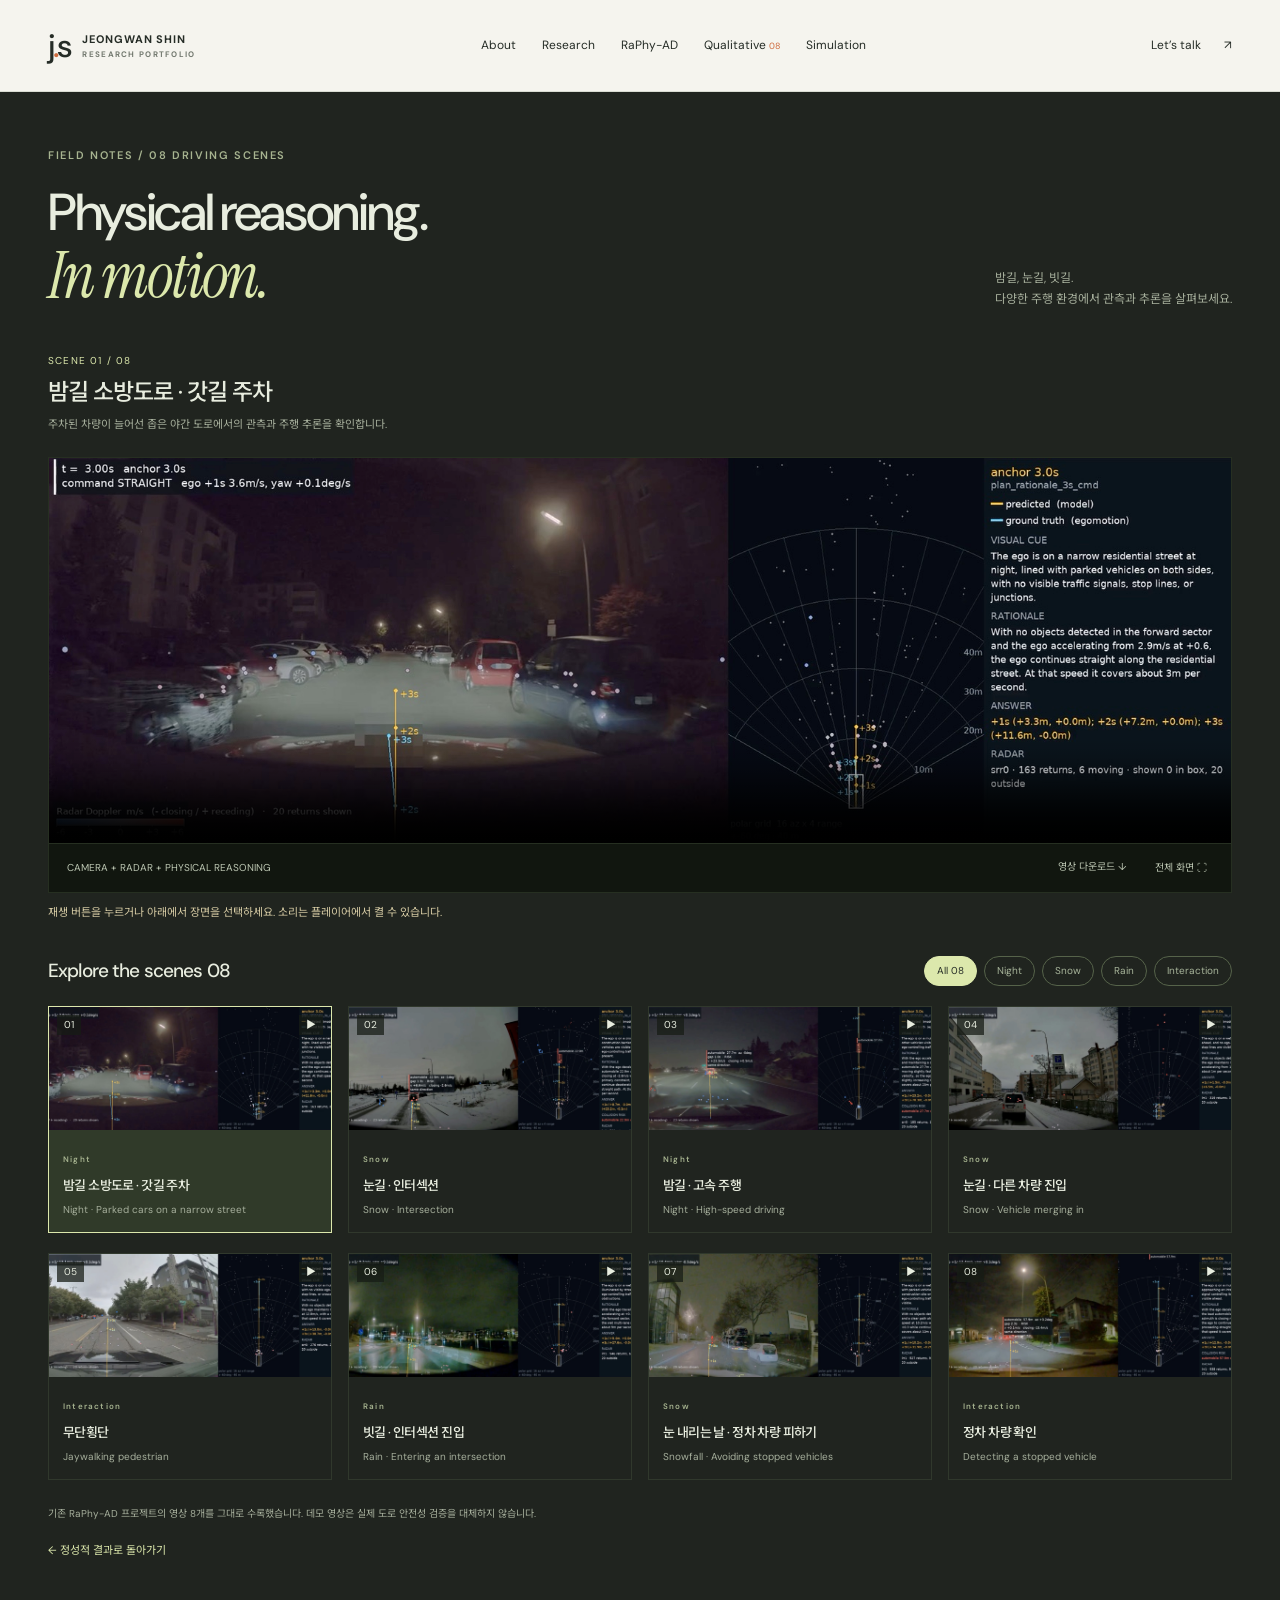
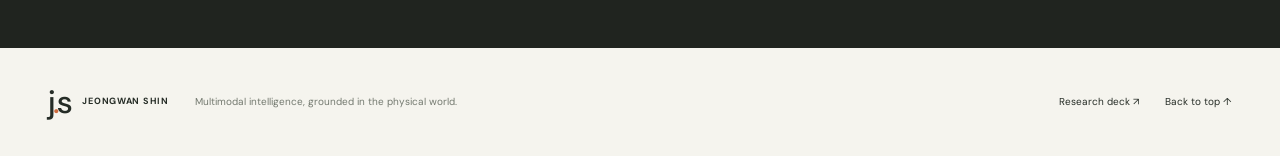
<file: qualitative.html>
<!doctype html><html lang="ko"><head><meta charset="utf-8"><meta name="viewport" content="width=device-width,initial-scale=1"><meta name="description" content="신정완의 연구 포트폴리오. Radar-AI, Physical AI, 자율주행, Video-LM과 RaPhy-AD의 모델·학습·실험 결과."><meta name="theme-color" content="#20241f"><title>Qualitative · 8 Driving Scenes · Jeongwan Shin</title><link rel="icon" href="favicon.svg"><link rel="stylesheet" href="design.css?v=web03"></head><body><a class="skip" href="#main">본문 바로가기</a><header class="site-header"><a class="brand" href="index.html"><span class="brand-symbol">j<span>.</span>s</span><span>JEONGWAN SHIN<small>RESEARCH PORTFOLIO</small></span></a><nav aria-label="주 메뉴"><a href="index.html#about">About</a><a href="index.html#research">Research</a><a href="index.html#raphy">RaPhy-AD</a><a href="index.html#qualitative">Qualitative <small>08</small></a><a href="index.html#simulation">Simulation</a></nav><a class="header-contact" href="mailto:jwshin@dgist.ac.kr">Let’s talk <span>↗</span></a></header><main id="main"><div class="standalone-videos"><section id="videos" class="video-zone"><div class="wrap"><div class="video-section-head"><div><p class="eyebrow">FIELD NOTES / 08 DRIVING SCENES</p><h2>Physical reasoning.<br><em>In motion.</em></h2></div><p>밤길, 눈길, 빗길.<br>다양한 주행 환경에서 관측과 추론을 살펴보세요.</p></div><section class="cinema-section" aria-label="선택한 주행 영상"><div class="selected-info" aria-live="polite"><span id="scene-number">SCENE 01 / 08</span><h2 id="scene-title">밤길 소방도로 · 갓길 주차</h2><p id="scene-description">주차된 차량이 늘어선 좁은 야간 도로에서의 관측과 주행 추론을 확인합니다.</p></div><div class="cinema"><video id="player" controls muted playsinline preload="metadata" poster="scene-01.jpg" aria-label="밤길 소방도로 · 갓길 주차"><source src="scene-01.mp4" type="video/mp4">브라우저가 영상을 지원하지 않습니다.</video><div class="cinema-bar"><span><i class="dot"></i> CAMERA + RADAR + PHYSICAL REASONING</span><div><a id="video-download" href="scene-01.mp4" download>영상 다운로드 ↓</a><button id="fullscreen" type="button">전체 화면 ⛶</button></div></div></div><p class="video-status" id="video-status" role="status">재생 버튼을 누르거나 아래에서 장면을 선택하세요. 소리는 플레이어에서 켤 수 있습니다.</p></section><section class="video-library"><div class="library-head"><h2>Explore the scenes <span>08</span></h2><div class="filters" role="group" aria-label="주행 환경 필터"><button data-filter="All" aria-pressed="true">All 08</button><button data-filter="Night" aria-pressed="false">Night</button><button data-filter="Snow" aria-pressed="false">Snow</button><button data-filter="Rain" aria-pressed="false">Rain</button><button data-filter="Interaction" aria-pressed="false">Interaction</button></div></div><div class="video-grid"><button class="video-card active" data-scene="1" data-category="Night" aria-pressed="true"><div class="thumb"><img src="scene-01.jpg" loading="lazy" alt=""><span class="thumb-index">01</span><span class="thumb-play">▶</span></div><div class="card-copy"><span class="eyebrow">Night</span><h3>밤길 소방도로 · 갓길 주차</h3><p>Night · Parked cars on a narrow street</p></div></button><button class="video-card " data-scene="2" data-category="Snow" aria-pressed="false"><div class="thumb"><img src="scene-02.jpg" loading="lazy" alt=""><span class="thumb-index">02</span><span class="thumb-play">▶</span></div><div class="card-copy"><span class="eyebrow">Snow</span><h3>눈길 · 인터섹션</h3><p>Snow · Intersection</p></div></button><button class="video-card " data-scene="3" data-category="Night" aria-pressed="false"><div class="thumb"><img src="scene-03.jpg" loading="lazy" alt=""><span class="thumb-index">03</span><span class="thumb-play">▶</span></div><div class="card-copy"><span class="eyebrow">Night</span><h3>밤길 · 고속 주행</h3><p>Night · High-speed driving</p></div></button><button class="video-card " data-scene="4" data-category="Snow" aria-pressed="false"><div class="thumb"><img src="scene-04.jpg" loading="lazy" alt=""><span class="thumb-index">04</span><span class="thumb-play">▶</span></div><div class="card-copy"><span class="eyebrow">Snow</span><h3>눈길 · 다른 차량 진입</h3><p>Snow · Vehicle merging in</p></div></button><button class="video-card " data-scene="5" data-category="Interaction" aria-pressed="false"><div class="thumb"><img src="scene-05.jpg" loading="lazy" alt=""><span class="thumb-index">05</span><span class="thumb-play">▶</span></div><div class="card-copy"><span class="eyebrow">Interaction</span><h3>무단횡단</h3><p>Jaywalking pedestrian</p></div></button><button class="video-card " data-scene="6" data-category="Rain" aria-pressed="false"><div class="thumb"><img src="scene-06.jpg" loading="lazy" alt=""><span class="thumb-index">06</span><span class="thumb-play">▶</span></div><div class="card-copy"><span class="eyebrow">Rain</span><h3>빗길 · 인터섹션 진입</h3><p>Rain · Entering an intersection</p></div></button><button class="video-card " data-scene="7" data-category="Snow" aria-pressed="false"><div class="thumb"><img src="scene-07.jpg" loading="lazy" alt=""><span class="thumb-index">07</span><span class="thumb-play">▶</span></div><div class="card-copy"><span class="eyebrow">Snow</span><h3>눈 내리는 날 · 정차 차량 피하기</h3><p>Snowfall · Avoiding stopped vehicles</p></div></button><button class="video-card " data-scene="8" data-category="Interaction" aria-pressed="false"><div class="thumb"><img src="scene-08.jpg" loading="lazy" alt=""><span class="thumb-index">08</span><span class="thumb-play">▶</span></div><div class="card-copy"><span class="eyebrow">Interaction</span><h3>정차 차량 확인</h3><p>Detecting a stopped vehicle</p></div></button></div><p class="source-note">기존 RaPhy-AD 프로젝트의 영상 8개를 그대로 수록했습니다. 데모 영상은 실제 도로 안전성 검증을 대체하지 않습니다.</p><a class="text-link" href="index.html#qualitative">← 정성적 결과로 돌아가기</a></section></div></section></div></main><footer><a class="brand" href="index.html"><span class="brand-symbol">j<span>.</span>s</span><span>JEONGWAN SHIN</span></a><p>Multimodal intelligence, grounded in the physical world.</p><a href="portfolio.pdf" target="_blank" rel="noopener">Research deck ↗</a><a href="#main">Back to top ↑</a></footer><dialog id="figure-dialog" aria-labelledby="figure-title"><div class="dialog-head"><h2 id="figure-title">Research figure</h2><button id="figure-close" aria-label="확대 그림 닫기">닫기 ✕</button></div><div class="figure-scroll"><img id="figure-image" alt=""></div><a id="figure-original" target="_blank" rel="noopener">원본 크기로 열기 ↗</a></dialog><script src="script.js?v=web03"></script><script src="portfolio.js?v=web03"></script></body></html>
</file>
<file: design.css>
@import url('https://fonts.googleapis.com/css2?family=DM+Sans:wght@400;500;600;700&family=Instrument+Serif:ital@0;1&family=Noto+Sans+KR:wght@400;500;600;700&display=swap');
:root{--paper:#f5f4ee;--ink:#252c26;--muted:#73796f;--line:#d9dcd2;--green:#344936;--lime:#dce8ac;--orange:#ce6b3e}*{box-sizing:border-box}html{scroll-behavior:smooth;scroll-padding-top:100px}body{margin:0;background:var(--paper);color:var(--ink);font:15px/1.8 'DM Sans','Noto Sans KR',sans-serif}a{color:inherit;text-decoration:none}button{font:inherit;color:inherit;cursor:pointer}button,a{ -webkit-tap-highlight-color:transparent}button{border:0}img{max-width:100%;display:block}h1,h2,h3,h4,p,figure{margin:0}h1,h2,h3,h4{line-height:1.25;letter-spacing:-.045em}p+p{margin-top:14px}a,button{transition:background .2s,color .2s,transform .2s}a:hover{color:var(--orange)}:focus-visible{outline:3px solid var(--orange);outline-offset:5px}[hidden]{display:none!important}.wrap{width:min(1240px,calc(100% - 96px));margin:auto}.section{padding:112px 0}.eyebrow{font-size:11px;font-weight:600;letter-spacing:.15em;line-height:1.5}.site-header{height:92px;padding:0 48px;border-bottom:1px solid var(--line);display:flex;align-items:center;justify-content:space-between;gap:20px}.brand{display:flex;align-items:center;gap:14px;font-size:11px;font-weight:700;line-height:1.5;letter-spacing:.08em}.brand small{display:block;font-size:8px;color:var(--muted);letter-spacing:.16em}.brand-symbol{font-size:32px;letter-spacing:-.1em;font-weight:500}.brand-symbol>span{color:var(--orange)}nav{display:flex;gap:26px;font-size:12px}nav small{font-size:9px;color:var(--orange)}.header-contact{font-size:12px}.header-contact span{margin-left:20px}.skip{position:fixed;top:-100px;background:var(--ink);color:white;padding:15px;z-index:100}.skip:focus{top:0}.hero{padding-top:37px}.hero-top,.hero-bottom{display:flex;align-items:center;justify-content:space-between}.status-dot{display:inline-block;width:7px;height:7px;background:var(--orange);border-radius:50%;margin-right:10px}.hero-index{font-size:9px;letter-spacing:.12em}.hero-index span{margin-left:25px}.hero-grid{display:grid;grid-template-columns:1.25fr 1fr;gap:60px;align-items:center;padding:65px 0 60px}.hero h1{font-size:clamp(48px,5.6vw,78px);font-weight:500;line-height:1.04;letter-spacing:-.065em}.hero h1>span{color:#7d8479}.hero em{font-family:'Instrument Serif',serif;font-weight:400;color:var(--green);letter-spacing:-.035em}.hero-ko{font-size:20px;font-weight:500;margin-top:27px}.hero-description{font-size:13px;color:var(--muted);margin-top:12px;line-height:1.9}.hero-actions{display:flex;gap:26px;align-items:center;margin-top:28px}.button{display:inline-flex;align-items:center;gap:40px;padding:13px 22px;font-size:12px}.primary{background:var(--ink);color:var(--paper)}.primary:hover{background:var(--green);color:white}.quiet-link{font-size:11px}.quiet-link span{margin-left:14px}.hero-art{height:450px;position:relative;overflow:hidden;background:#e9ece1;border:1px solid #dfe3d7}.art-grid{position:absolute;inset:0;background-image:linear-gradient(#4c604512 1px,transparent 1px),linear-gradient(90deg,#4c604512 1px,transparent 1px);background-size:36px 36px;mask-image:linear-gradient(0deg,transparent,black)}.orbit{position:absolute;border:1px solid #7d8e7160;border-radius:50%;width:300px;height:300px;left:50%;top:48%;transform:translate(-50%,-50%)}.orbit-two{width:390px;height:390px;border-style:dashed;border-color:#89967d40}.orbit-three{width:190px;height:190px;background:#dce8ac38;border-color:#8fa77760;box-shadow:0 0 70px #dce8ac50}.art-coordinate{position:absolute;left:22px;top:20px;font-size:8px;letter-spacing:.14em;color:var(--muted)}.sensor-label{position:absolute;background:var(--paper);padding:6px 12px;font-size:8px;letter-spacing:.1em;border:1px solid var(--line);z-index:2}.sensor-label b{margin-left:8px;font-size:9px}.sensor-one{left:12%;top:26%}.sensor-two{right:8%;top:49%;background:var(--green);color:var(--lime)}.sensor-three{left:19%;bottom:24%}.art-core{position:absolute;left:50%;top:47%;transform:translate(-50%,-50%);text-align:center;white-space:nowrap}.art-core>span{font-size:9px;letter-spacing:.3em}.art-core strong{display:block;font:italic 40px 'Instrument Serif',serif}.art-core strong span{display:block;font-style:normal;font-size:44px;line-height:1.2;color:var(--orange)}.art-foot{position:absolute;bottom:19px;left:22px;right:22px;display:flex;align-items:center;gap:10px;font-size:9px;line-height:1.5}.art-foot>span:last-child{margin-left:auto;font-size:25px}.art-dot{width:6px;height:6px;background:var(--orange);border-radius:50%}.hero-bottom{border-top:1px solid var(--line);border-bottom:1px solid var(--line);padding:22px 0}.mini-profile{display:flex;align-items:center;gap:16px}.mini-profile img{width:44px;height:52px;object-fit:cover;filter:grayscale(1)}.mini-profile strong{font-size:13px}.mini-profile strong span{font-weight:400;font-size:12px;margin-left:9px}.mini-profile p{font-size:10px;color:var(--muted)}.scroll-note{font-size:9px;letter-spacing:.12em}.scroll-note span{margin-left:32px;font-size:18px}.section-heading{display:flex;justify-content:space-between;align-items:flex-end;gap:30px;margin-bottom:54px}.section-heading .eyebrow{color:var(--orange);margin-bottom:18px}.section-heading h2{font-size:clamp(32px,3.4vw,48px);font-weight:500;line-height:1.3}.section-heading>p{font-size:13px;color:var(--muted);line-height:1.9;max-width:360px}.profile-layout{display:grid;grid-template-columns:1fr 1fr;gap:80px}.stats{display:flex;justify-content:space-between;padding-bottom:25px;border-bottom:1px solid var(--line)}.stats strong{font-size:48px;font-weight:500;letter-spacing:-.06em;line-height:1.2}.stats strong span{font-size:13px;margin-left:8px;letter-spacing:0}.stats p{font-size:11px;color:var(--muted);margin-top:8px}.career{margin:28px 0}.career>div{display:flex;gap:26px;padding:13px 0}.career time{font-size:11px;min-width:90px;color:var(--muted)}.career p{font-size:13px;line-height:1.7}.career p span{display:block;font-size:11px;color:var(--muted)}.academic-note{border-top:1px solid var(--line);padding-top:26px}.academic-note h3{font-size:24px;margin:13px 0}.academic-note>p:not(.eyebrow){font-size:12px;color:var(--muted)}.project-list>.eyebrow{margin-bottom:16px}.project-list article{border-top:1px solid var(--line);padding:24px 0;display:flex;gap:22px}.project-list article>span{color:var(--muted);font-size:11px}.project-list article>span:last-child{margin-left:auto;font-size:18px}.project-list h3{font-size:20px;font-weight:500}.project-list article p{font-size:12px;color:var(--muted);margin-top:8px}.deep{border-top:1px solid var(--line);border-bottom:1px solid var(--line);margin-top:24px;font-size:13px}.deep+.deep{margin-top:-1px}summary{display:flex;align-items:center;justify-content:space-between;gap:20px;cursor:pointer;padding:17px 0;list-style:none;font-weight:500}summary::-webkit-details-marker{display:none}summary span{font-size:20px;font-weight:400;color:var(--muted)}details[open] summary span{transform:rotate(45deg)}.deep-copy{padding:0 0 22px;color:var(--muted);font-size:13px;line-height:1.9}.research-grid{display:grid;grid-template-columns:repeat(4,1fr);border-top:1px solid var(--line);border-bottom:1px solid var(--line)}.research-grid>article{padding:26px 23px;border-right:1px solid var(--line)}.research-grid>article:first-child{padding-left:0}.research-grid>article:last-child{border-right:0;padding-right:0}.research-top{display:flex;justify-content:space-between;align-items:center;font-size:10px;color:var(--muted);margin-bottom:32px}.research-icon{font-size:32px;color:var(--green)}.research-grid h3{font-size:25px;font-weight:500}.research-grid h4{font-size:13px;margin:14px 0;font-weight:500}.research-grid p{font-size:12px;color:var(--muted);line-height:1.9}.pills,.scenario-tags{display:flex;flex-wrap:wrap;gap:6px}.pills{margin-top:20px}.pill{font-size:10px;padding:3px 9px;border:1px solid var(--line);border-radius:30px;line-height:1.8}.research-grid .deep{font-size:11px}.research-cover{background:var(--ink);color:var(--paper);padding:60px 0 0}.cover-top{display:flex;justify-content:space-between;align-items:center;color:var(--lime)}.outline-badge{font-size:9px;letter-spacing:.1em;border:1px solid #8d9a7955;padding:6px 12px;border-radius:30px}.cover-title{padding:48px 0;display:flex;justify-content:space-between;align-items:center}.cover-title h2{font-size:clamp(76px,11vw,156px);font-weight:500;line-height:1}.cover-title h2>span{font-family:'Instrument Serif',serif;font-style:italic;font-weight:400;color:var(--lime)}.cover-title sup{font-size:36px;vertical-align:top;margin-left:14px}.cover-title>p{font-size:16px;line-height:1.5}.cover-title em{font-family:'Instrument Serif',serif;font-size:26px;font-weight:400;color:var(--lime)}.cover-bottom{display:grid;grid-template-columns:1fr 1fr;gap:80px;border-top:1px solid #ffffff26;padding:28px 0 50px;font-size:13px}.cover-bottom p+p{margin:0;color:#aeb7a7;max-width:470px}.chapter-links{display:flex;border-top:1px solid #ffffff26;justify-content:space-between;font-size:11px;padding:22px 0;color:#b9c0b1}.editorial{display:grid;grid-template-columns:1fr 1fr;gap:100px;align-items:center;margin-bottom:50px}.editorial h3{font-size:25px;margin-bottom:22px}.editorial p{font-size:14px;color:var(--muted)}.question-block{padding:32px;border-left:2px solid var(--orange)}.question-block>span{font-size:9px;letter-spacing:.12em;color:var(--orange)}.question-block p{font-size:29px;line-height:1.5;color:var(--ink);margin:16px 0}.question-block small{color:var(--muted);font-size:12px}.sensor-comparison{display:grid;grid-template-columns:repeat(3,1fr);gap:16px}.sensor-comparison article{border:1px solid var(--line);padding:30px}.sensor-number{font-size:10px;color:var(--muted)}.sensor-comparison h3{font-size:32px;font-weight:500;margin:15px 0}.sensor-comparison p{font-size:15px}.sensor-comparison dl{margin:25px 0 0;display:grid;grid-template-columns:85px 1fr;font-size:11px;gap:10px}.sensor-comparison dt{color:var(--muted)}.sensor-comparison dd{margin:0}.sensor-comparison .highlight{background:#e6ebdb;border-color:#cbd5ba}.takeaway{display:flex;align-items:center;gap:50px;border-bottom:1px solid var(--line);padding:35px 0}.takeaway>span:first-child{font-size:9px;letter-spacing:.1em;color:var(--orange)}.takeaway p{font-size:24px;line-height:1.5}.arrow-large{margin-left:auto;font-size:54px;font-weight:400}.method-zone{background:#e9ece3}.method-steps{display:flex;justify-content:space-between;align-items:center;gap:15px;font-size:11px;margin-bottom:25px}.method-steps b{color:var(--muted);margin-right:10px;font-weight:400}.method-steps i{font-style:normal;color:#9da793}.research-figure{background:white;border:1px solid var(--line)}.research-figure>button{padding:14px;display:block;background:white;width:100%}.research-figure img{width:100%;height:auto}.research-figure figcaption{display:flex;justify-content:space-between;gap:15px;padding:12px 16px;border-top:1px solid var(--line);font-size:9px;color:var(--muted);letter-spacing:.04em}.method-tabs,.result-tabs{display:flex;border-bottom:1px solid #aeb9a0;margin-top:42px}.method-tabs button,.result-tabs button{flex:1;background:transparent;padding:20px 10px;text-align:left;font-size:12px;border-bottom:2px solid transparent;color:var(--muted)}.method-tabs button[aria-selected=true],.result-tabs button[aria-selected=true]{border-bottom-color:var(--green);color:var(--green);font-weight:700}.method-panel{padding-top:38px;display:grid;grid-template-columns:1fr 1fr;gap:40px}.method-panel h3{font-size:29px;line-height:1.4;margin:14px 0 20px}.method-panel p:not(.eyebrow){font-size:13px;color:#677260}.vision-demo{align-self:center}.vision-demo img{border:1px solid var(--line)}.vision-demo>div{display:flex;align-items:center;justify-content:space-between;font-size:8px;padding:20px 0}.token-demo{background:var(--paper);padding:35px;align-self:start}.tokens{display:flex;gap:8px;margin-top:20px}.tokens>span{padding:7px 16px;background:#e4e6de;border:1px solid var(--line);font-family:monospace;font-size:22px}.token-arrow{padding:18px 0;font-size:20px}.token-arrow span{font-size:8px;letter-spacing:.1em;margin-left:20px}.tokens.unified{margin:0}.tokens.unified>span{background:var(--green);color:var(--lime);border-color:var(--green)}.token-groups{border-top:1px solid var(--line);margin-top:24px;padding-top:10px}.token-groups>div{display:flex;align-items:center;gap:8px;margin-top:12px;font-size:11px}.token-groups label{font-size:8px;width:80px;color:var(--muted)}.token-groups span{background:#e6ebdb;padding:3px 8px}.panel-wide{grid-column:1/-1}.rationale{background:var(--ink);color:#e2e7d8;padding:25px}.rationale>div{padding:14px 0;border-bottom:1px solid #ffffff24;font-size:11px}.rationale>div:last-child{border:0}.rationale>div>span{display:block;font-size:8px;letter-spacing:.12em;color:var(--lime);margin-bottom:8px}.rationale p{color:#c2cbb7!important;font-size:11px!important}.corpus-strip,.evaluation-strip{display:flex;justify-content:space-between;align-items:center;gap:25px;padding:30px 0;border-top:1px solid var(--line);border-bottom:1px solid var(--line)}.corpus-strip>div,.evaluation-strip>div{display:flex;flex-direction:column}.corpus-strip strong{font-size:42px;font-weight:500;letter-spacing:-.04em;line-height:1.3}.corpus-strip div>span,.evaluation-strip div>span{font-size:11px;color:var(--muted);margin-top:8px}.corpus-arrow{font-size:35px;color:var(--orange)}.data-source{margin:30px 0}.data-source .pills{margin-top:12px}.data-steps{display:grid;grid-template-columns:repeat(4,1fr);gap:25px;margin-top:36px}.data-steps article{border-top:2px solid var(--green);padding-top:22px}.data-steps article>span{font-size:10px;color:var(--muted)}.data-steps h3{font-size:26px;font-weight:500;margin:15px 0}.data-steps p{font-size:13px}.data-steps small{display:block;font-size:11px;color:var(--muted);line-height:1.8;margin-top:16px}.task-line{display:flex;align-items:baseline;gap:40px;background:#e9ece3;padding:20px 25px;margin-top:32px}.task-line>span{font-size:9px;white-space:nowrap;color:var(--muted)}.task-line>div{font-size:12px}.task-line i{font-style:normal;margin:0 10px;color:var(--muted)}.training-stages{display:grid;grid-template-columns:1fr 1fr;gap:20px;margin-top:65px}.training-stages article{padding:35px;background:#e9ece3}.training-stages article:last-child{background:var(--green);color:var(--paper)}.training-stages h3{font-size:32px;font-weight:500;margin:22px 0}.training-stages p{font-size:13px;opacity:.8}.stage-bottom{display:flex;justify-content:space-between;align-items:baseline;border-top:1px solid #939f7e55;margin-top:30px;padding-top:20px}.stage-bottom b{font-size:30px;font-weight:500;letter-spacing:-.04em}.stage-bottom span{font-size:10px}.reward-layout{display:grid;grid-template-columns:1fr 1.2fr;gap:80px;margin-top:65px}.reward-layout h3{font-size:36px;margin:16px 0 20px;line-height:1.4;font-weight:500}.reward-layout>div>p:not(.eyebrow){font-size:13px;color:var(--muted)}.reward-list{margin-top:25px}.reward-list>div{display:flex;justify-content:space-between;gap:15px;padding:13px 0;border-top:1px solid var(--line);font-size:11px}.reward-list b{font-weight:500}.reward-list span{color:var(--muted)}.reward-math{border:1px solid var(--line);padding:30px;align-self:center}.math-label{display:flex;justify-content:space-between;font-size:9px;letter-spacing:.07em}.formula{font-family:Georgia,serif;font-size:18px;margin:30px 0;overflow-wrap:anywhere}.error-steps{display:flex;justify-content:space-between;border-top:1px solid var(--line);border-bottom:1px solid var(--line);padding:20px 0}.error-steps>div{display:flex;flex-direction:column}.error-steps span{font-size:10px;color:var(--muted)}.error-steps b{font-size:25px;font-weight:500}.error-steps small{font-size:11px;font-weight:400;margin-left:4px}.reward-equation{display:flex;align-items:center;justify-content:space-between;padding:20px 0}.reward-equation p{font-size:12px}.reward-equation strong{font-size:55px;line-height:1;font-weight:500;letter-spacing:-.05em}.reward-equation strong span{font-size:28px;color:var(--orange)}.response-scores{display:flex;justify-content:space-between;gap:6px;margin-bottom:15px}.response-scores>span{font-size:10px;background:#e9ece3;padding:6px 10px}.response-scores b{font-weight:500;margin-left:4px}.response-scores .best{background:var(--green);color:var(--lime)}.reward-math>small{font-size:10px;color:var(--muted)}.results-zone{background:#ebece5}.evaluation-strip{justify-content:flex-start;gap:100px}.evaluation-strip strong{font-size:38px;font-weight:500;letter-spacing:-.04em;line-height:1.3}.evaluation-strip strong>span{font-size:17px;margin-left:5px}.evaluation-context{display:grid;grid-template-columns:1fr 1fr;gap:60px;padding:25px 0}.evaluation-context>p{font-size:12px;color:var(--muted)}.scenario-tags{align-content:center}.result-tabs{margin-top:45px}.result-tabs button{flex:0 1 300px;font-size:17px}.result-tabs button span{font-size:8px;margin-left:12px;letter-spacing:.1em}.result-story{display:grid;grid-template-columns:.85fr 1.4fr;gap:80px;padding:40px 0}.result-number>span{font-size:9px;letter-spacing:.1em}.result-number>strong{display:block;font-size:86px;letter-spacing:-.07em;font-weight:500;line-height:1.15;margin-top:10px}.result-number small{font-size:23px;letter-spacing:0;margin-left:8px;color:var(--muted)}.result-number p{font-size:11px;color:var(--muted);margin-top:10px}.chart-top{margin-bottom:24px}.chart-top h3{font-size:26px;font-weight:500}.chart-top>span{font-size:8px;color:var(--muted);letter-spacing:.08em}.bar-row{display:grid;grid-template-columns:90px 1fr 45px;gap:14px;align-items:center;font-size:10px;margin:12px 0}.bar-row>div{height:22px}.bar-row i{display:block;height:100%;background:#c0c7b5}.bar-row.accent i{background:var(--green)}.bar-row.accent b{color:var(--green)}.result-chart p{font-size:11px;color:var(--muted);margin-top:22px}.table-scroll{overflow-x:auto;border:1px solid #d1d6c7;background:#f9faf5}table{width:100%;border-collapse:collapse;font-size:11px;white-space:nowrap;font-variant-numeric:tabular-nums}caption{text-align:left;padding:17px 18px;font-size:12px;font-weight:500}th,td{padding:11px 12px;text-align:right;border-bottom:1px solid #dce0d4}th{font-weight:500}thead th{background:#e0e5d7;font-size:10px}thead th:first-child,tbody th{text-align:left}thead tr:first-child th[colspan]{text-align:center}tbody th{padding-left:18px}tr.table-group th{background:#edf0e7;padding:9px 18px;font-size:9px;color:var(--muted);letter-spacing:.04em}tr.ours{background:var(--green);color:var(--lime);font-weight:600}.table-note,.evaluation-note{font-size:10px;color:var(--muted);margin-top:12px}.evaluation-note{border-top:1px solid var(--line);padding-top:20px;margin-top:30px}.case-grid{display:grid;grid-template-columns:repeat(3,1fr);gap:24px}.case-grid h3{font-size:24px;font-weight:500;margin:14px 0 24px}.case-grid .research-figure button{padding:8px}.case-grid .research-figure img{aspect-ratio:1.08;object-fit:contain}.case-grid figcaption{font-size:8px;padding:10px}.case-number{padding:20px 0;border-bottom:1px solid var(--line);margin-bottom:18px}.case-number strong{font-size:38px;font-weight:500;letter-spacing:-.05em;display:block;line-height:1.2}.case-number span{font-size:10px;color:var(--muted)}.case-grid article>p:last-child{font-size:12px;color:var(--muted);line-height:1.9}.video-zone{background:#20241f;color:#e8eddf;padding:85px 0}.video-section-head{display:flex;justify-content:space-between;align-items:flex-end;margin-bottom:44px}.video-section-head .eyebrow{color:#a7b490;margin-bottom:20px}.video-section-head h2{font-size:52px;font-weight:500;line-height:1.1}.video-section-head em{font:italic 64px/1.1 'Instrument Serif',serif;color:var(--lime)}.video-section-head>p{font-size:12px;color:#a6af9c}.selected-info{display:grid;grid-template-columns:60px 1fr;gap:0 20px;margin-bottom:22px}.selected-info>span{grid-row:1/3;font-size:42px;color:var(--lime);line-height:1.1}.selected-info h2{font-size:23px;font-weight:500}.selected-info p{grid-column:2;font-size:11px;color:#a6af9c;margin-top:8px}.cinema{background:#11160f;border:1px solid #53604655}.cinema video{width:100%;height:auto;display:block}.cinema-bar{display:flex;align-items:center;gap:25px;padding:14px 18px;border-top:1px solid #53604655;font-size:10px;color:#bdc7b3}.cinema-bar>span{margin-right:auto}.cinema-bar button{background:transparent;font-size:10px}.video-status{font-size:11px;color:#d6cba4;margin-top:10px}.video-library{margin-top:34px}.library-head{display:flex;align-items:center;justify-content:space-between;gap:20px;margin-bottom:20px}.library-head h2{font-size:19px;font-weight:500}.filters{display:flex;gap:7px}.filters button{background:transparent;color:#a8b59b;border:1px solid #56634a;padding:5px 12px;border-radius:20px;font-size:10px}.filters button[aria-pressed=true]{background:var(--lime);color:var(--ink);border-color:var(--lime)}.video-grid{display:grid;grid-template-columns:repeat(4,1fr);gap:20px 16px}.video-card{padding:0;text-align:left;background:transparent;border:1px solid #53604655;color:inherit}.video-card[aria-pressed=true]{border-color:var(--lime);background:#303a29}.thumb{position:relative;overflow:hidden}.thumb img{width:100%;aspect-ratio:2.3;object-fit:cover;transition:transform .3s}.video-card:hover img{transform:scale(1.035)}.thumb .index,.thumb .play{position:absolute;font-size:10px;background:#171c15bb;padding:1px 7px;top:8px;left:8px}.thumb .play{left:auto;right:8px}.card-copy{padding:14px}.card-copy .eyebrow{font-size:8px;color:#a7b490}.card-copy h3{font-size:13px;font-weight:500;margin:7px 0}.card-copy p{font-size:10px;line-height:1.7;color:#a6af9c}.source-note{font-size:10px;color:#a6af9c;margin-top:25px}.text-link{display:inline-block;font-size:11px;margin-top:18px;color:var(--lime)}.standalone-videos .video-zone{padding-top:55px}.sim-feature{display:grid;grid-template-columns:1fr 1fr;gap:100px}.sim-feature h3{font-size:36px;font-weight:500;margin:20px 0}.sim-feature>div>p:not(.eyebrow){font-size:13px;color:var(--muted)}.sim-steps{list-style:none;padding:0;margin:0}.sim-steps li{display:flex;gap:25px;border-top:1px solid var(--line);padding:20px 0}.sim-steps li>span{font-size:10px;color:var(--orange)}.sim-steps h4{font-size:18px;font-weight:500;margin-bottom:8px}.sim-steps p{font-size:12px;color:var(--muted)}.loop-flow{display:flex;flex-wrap:wrap;align-items:center;gap:14px;padding:24px;background:#e8ecdf;margin:30px 0 65px;font-size:10px}.loop-flow b{font-size:16px;color:#859773}.campus-story{display:grid;grid-template-columns:1.5fr 1fr;gap:45px}.campus-main{position:relative;background:#d8dfd1;align-self:start}.campus-main img{width:100%;aspect-ratio:1.35;object-fit:cover}.campus-main>span{display:block;font-size:9px;letter-spacing:.1em;padding:14px 18px}.campus-copy h3{font-size:32px;font-weight:500;margin:18px 0}.campus-copy>p:not(.eyebrow){font-size:12px;color:var(--muted)}.campus-copy img{margin-top:24px;width:100%;max-height:220px;object-fit:cover}.contact-zone{background:#dfe8ce;padding:65px 0}.contact-top{display:flex;align-items:center;justify-content:space-between}.contact-top>span{font-size:50px;line-height:1}.contact-zone h2{font-size:clamp(36px,4.4vw,62px);font-weight:500;line-height:1.45;margin:25px 0 40px}.contact-zone em{font-style:normal;color:#7a8b65}.contact-bottom{display:flex;align-items:center;justify-content:space-between;border-top:1px solid #9cae8155;padding-top:25px}.contact-email{font-size:23px;letter-spacing:-.03em}.contact-bottom>div{display:flex;gap:25px;font-size:11px}footer{display:flex;align-items:center;gap:26px;padding:30px 48px;font-size:10px}footer p{color:var(--muted);margin-right:auto}footer>.brand{font-size:9px}dialog{width:min(1400px,95vw);max-height:94vh;border:0;background:var(--paper);color:var(--ink);padding:24px;box-shadow:0 30px 100px #0005}dialog::backdrop{background:#141b14cc;backdrop-filter:blur(5px)}.dialog-head{display:flex;align-items:center;justify-content:space-between;gap:20px;margin-bottom:20px}.dialog-head h2{font-size:18px}.dialog-head button{padding:7px 14px;background:#e1e6d8;font-size:12px}.figure-scroll{max-height:72vh;overflow:auto;background:white}.figure-scroll img{width:100%;height:auto}#figure-original{font-size:11px;display:block;margin-top:15px}
@media(min-width:1500px){.hero-grid{padding:85px 0}.hero-art{height:490px}.hero h1{font-size:83px}}
@media(max-width:1050px){.site-header{padding:0 30px}nav{gap:17px}.wrap{width:calc(100% - 60px)}.hero-grid{gap:30px}.hero h1{font-size:58px}.hero-art{height:410px}.hero-index{font-size:8px}.profile-layout{gap:40px}.research-grid{grid-template-columns:1fr 1fr}.research-grid>article{padding:25px!important;border-bottom:1px solid var(--line)}.research-grid>article:nth-child(2){border-right:0}.research-grid>article:last-child{border-bottom:0}.cover-title>p{display:none}.editorial{gap:50px}.reward-layout{gap:40px}.corpus-strip strong{font-size:34px}.evaluation-strip{gap:60px}.result-story{gap:40px}.video-grid{grid-template-columns:repeat(3,1fr)}.sim-feature{gap:50px}.campus-story{gap:25px}footer p{display:none}footer>.brand{margin-right:auto}.contact-bottom>div{gap:15px}}
@media(max-width:760px){html{scroll-padding-top:20px}.wrap{width:calc(100% - 40px)}.site-header{height:auto;padding:17px 20px;flex-wrap:wrap;gap:17px}.brand{font-size:10px}.brand-symbol{font-size:29px}.header-contact{font-size:11px;order:1}nav{order:2;width:100%;justify-content:space-between;gap:8px;padding-top:14px;border-top:1px solid var(--line);font-size:10px}.brand{order:0}.section{padding:70px 0}.hero{padding-top:24px}.hero-top .eyebrow{font-size:9px}.hero-index{display:none}.hero-grid{grid-template-columns:1fr;gap:32px;padding:35px 0 30px}.hero h1{font-size:clamp(42px,10.9vw,76px);letter-spacing:-.06em}.hero-ko{font-size:17px;margin-top:24px}.hero-description{font-size:12px}.hero-actions{gap:20px;margin-top:25px}.button{padding:12px 16px;gap:20px;font-size:11px}.quiet-link{font-size:10px}.hero-art{height:310px}.orbit-one{width:240px;height:240px}.orbit-two{width:320px;height:320px}.orbit-three{width:160px;height:160px}.art-core strong{font-size:34px}.sensor-one{top:25%}.sensor-three{bottom:23%;left:12%}.art-foot{bottom:13px}.mini-profile{gap:12px}.mini-profile p{font-size:9px;line-height:1.6;max-width:260px}.mini-profile strong{font-size:12px}.mini-profile strong span{font-size:10px;margin-left:5px}.scroll-note{display:none}.hero-bottom{padding:18px 0}.section-heading{display:block;margin-bottom:32px}.section-heading h2{font-size:33px}.section-heading .eyebrow{font-size:9px;margin-bottom:14px}.section-heading>p{margin-top:20px;font-size:12px}.profile-layout{grid-template-columns:1fr;gap:45px}.stats strong{font-size:44px}.career{margin:20px 0}.research-grid{grid-template-columns:1fr}.research-grid>article{padding:25px 0!important;border-right:0}.research-top{margin-bottom:15px}.research-grid h3{font-size:30px}.research-grid p{font-size:13px}.research-grid .pills{margin-top:15px}.research-cover{padding-top:35px}.cover-top{gap:10px}.cover-top .eyebrow{font-size:8px}.outline-badge{font-size:7px;padding:5px 7px}.cover-title{padding:37px 0}.cover-title h2{font-size:clamp(58px,16vw,105px)}.cover-title sup{font-size:20px;margin-left:6px}.cover-bottom{grid-template-columns:1fr;gap:20px;padding:25px 0 30px;font-size:12px}.chapter-links{flex-wrap:wrap;justify-content:flex-start;gap:12px 23px;font-size:9px;padding:20px 0}.editorial{grid-template-columns:1fr;gap:27px;margin-bottom:30px}.editorial h3{font-size:23px}.editorial p{font-size:13px}.question-block{padding:5px 0 5px 24px}.question-block p{font-size:26px}.sensor-comparison{grid-template-columns:1fr;gap:12px}.sensor-comparison article{padding:24px;display:grid;grid-template-columns:1fr 1.3fr;gap:12px 15px}.sensor-number{grid-column:1/-1}.sensor-comparison h3{margin:0;font-size:29px}.sensor-comparison article>p{font-size:13px}.sensor-comparison dl{grid-column:1/-1;margin-top:8px;padding-top:15px;border-top:1px solid var(--line);grid-template-columns:80px 1fr}.takeaway{gap:15px;flex-wrap:wrap;padding:25px 0}.takeaway>span:first-child{width:100%}.takeaway p{font-size:20px}.arrow-large{font-size:38px}.method-steps{display:grid;grid-template-columns:1fr auto 1fr;gap:12px;font-size:9px}.method-steps>i:nth-of-type(2){display:none}.method-steps b{margin-right:5px}.research-figure>button{padding:7px}.research-figure figcaption{font-size:7px;padding:10px;gap:8px}.research-figure figcaption>span:last-child{white-space:nowrap}.method-tabs{margin-top:25px}.method-tabs button{font-size:10px;padding:16px 4px}.method-panel{grid-template-columns:1fr;gap:25px;padding-top:27px}.method-panel h3{font-size:28px}.token-demo{padding:25px}.tokens>span{font-size:18px;padding:6px 12px}.panel-wide{grid-column:auto}.corpus-strip{flex-wrap:wrap;gap:20px;padding:22px 0}.corpus-strip strong{font-size:30px}.corpus-strip div>span{font-size:9px}.corpus-arrow{font-size:25px}.corpus-strip>div:last-child{width:100%;border-top:1px solid var(--line);padding-top:15px;flex-direction:row;align-items:baseline;gap:15px}.corpus-strip>div:last-child strong{font-size:24px}.data-source .eyebrow{font-size:9px}.data-steps{grid-template-columns:1fr 1fr;gap:30px 20px}.data-steps h3{font-size:23px}.data-steps p{font-size:12px}.data-steps small{font-size:10px}.task-line{display:block;padding:20px}.task-line>div{margin-top:12px;font-size:11px;line-height:2}.task-line i{margin:0 5px}.training-stages{grid-template-columns:1fr;gap:15px;margin-top:40px}.training-stages article{padding:25px}.training-stages .eyebrow{font-size:9px}.training-stages h3{font-size:29px}.reward-layout{grid-template-columns:1fr;gap:30px;margin-top:40px}.reward-layout h3{font-size:31px}.reward-math{padding:22px}.formula{font-size:15px}.response-scores>span{font-size:9px;padding:5px 6px}.evaluation-strip{gap:25px;justify-content:space-between;padding:22px 0}.evaluation-strip strong{font-size:25px}.evaluation-strip div>span{font-size:8px}.evaluation-context{grid-template-columns:1fr;gap:20px;padding-bottom:5px}.result-tabs{margin-top:30px}.result-tabs button{font-size:14px;padding:17px 5px}.result-tabs button span{font-size:6px;margin-left:4px}.result-story{grid-template-columns:1fr;gap:30px;padding:30px 0}.result-number>strong{font-size:76px}.chart-top h3{font-size:24px}.bar-row{grid-template-columns:80px 1fr 40px;gap:10px}.table-scroll{margin-right:-20px;border-right:0}th,td{padding:10px;font-size:10px}.case-grid{grid-template-columns:1fr;gap:42px}.case-grid article>p:last-child{font-size:13px}.case-grid .research-figure img{aspect-ratio:auto;max-height:480px}.case-number{display:flex;align-items:baseline;justify-content:space-between;gap:15px}.case-number strong{font-size:34px}.case-number span{font-size:9px}.video-zone{padding:60px 0}.video-section-head{display:block;margin-bottom:34px}.video-section-head h2{font-size:37px}.video-section-head em{font-size:50px}.video-section-head>p{margin-top:24px;font-size:11px}.selected-info{grid-template-columns:40px 1fr;gap:0 14px}.selected-info>span{font-size:30px}.selected-info h2{font-size:19px}.selected-info p{font-size:10px}.cinema-bar{padding:12px;gap:15px;font-size:8px}.cinema-bar button{font-size:9px}.library-head{display:block}.library-head h2{font-size:18px}.filters{margin-top:17px;gap:5px;flex-wrap:wrap}.filters button{font-size:9px;padding:5px 10px}.video-grid{grid-template-columns:1fr 1fr;gap:14px 10px}.card-copy{padding:11px}.card-copy h3{font-size:12px}.card-copy p{font-size:9px}.thumb .play{display:none}.sim-feature{grid-template-columns:1fr;gap:35px}.sim-feature h3{font-size:32px}.loop-flow{gap:9px;padding:20px;font-size:9px;margin:25px 0 40px}.campus-story{grid-template-columns:1fr;gap:28px}.campus-main img{aspect-ratio:1.4}.campus-copy img{max-height:none}.contact-zone{padding:40px 0}.contact-top>span{font-size:36px}.contact-zone h2{font-size:31px;margin:20px 0 30px}.contact-bottom{display:block}.contact-email{font-size:22px}.contact-bottom>div{margin-top:22px;gap:20px;font-size:10px}footer{padding:25px 20px;gap:14px;flex-wrap:wrap;font-size:9px}footer .brand{width:100%;margin-bottom:5px}dialog{padding:15px}.dialog-head h2{font-size:14px}.dialog-head button{font-size:10px;white-space:nowrap}.deep-copy{font-size:12px}summary{font-size:12px}.figure-scroll img{min-width:600px}.case-grid .research-figure{max-width:460px}}
@media(prefers-reduced-motion:reduce){html{scroll-behavior:auto}*,*::before,*::after{transition:none!important}}
/* Keep anchor and keyboard navigation immediate and predictable. */
html{scroll-behavior:auto}.selected-info{display:block}.selected-info>span{display:block;font-size:10px;letter-spacing:.12em;color:var(--lime);margin-bottom:12px}.selected-info h2{margin-bottom:8px}.cinema-bar>div{display:flex;gap:22px;margin-left:auto}
.thumb-index,.thumb-play{position:absolute;top:8px;left:8px;font-size:10px;line-height:1.8;padding:1px 7px;background:#171c15bb}.thumb-play{left:auto;right:8px}
</file>
